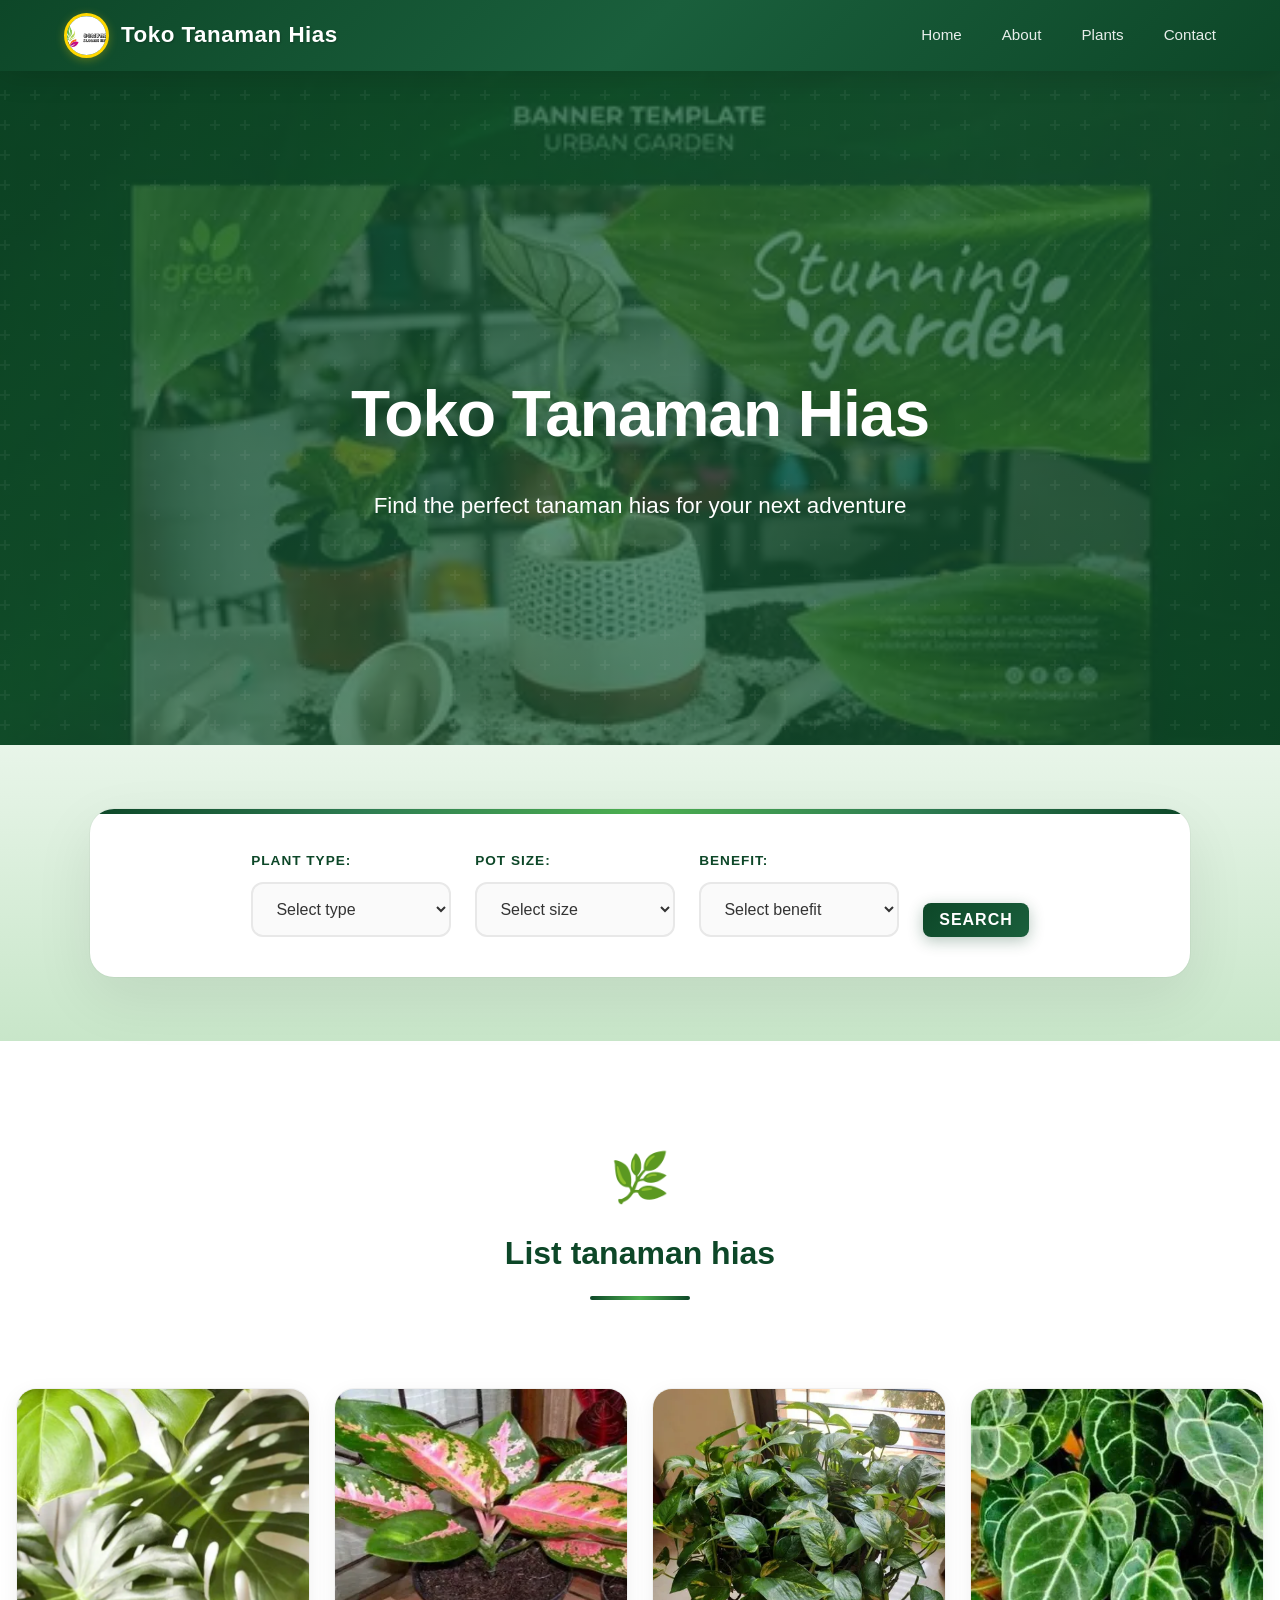
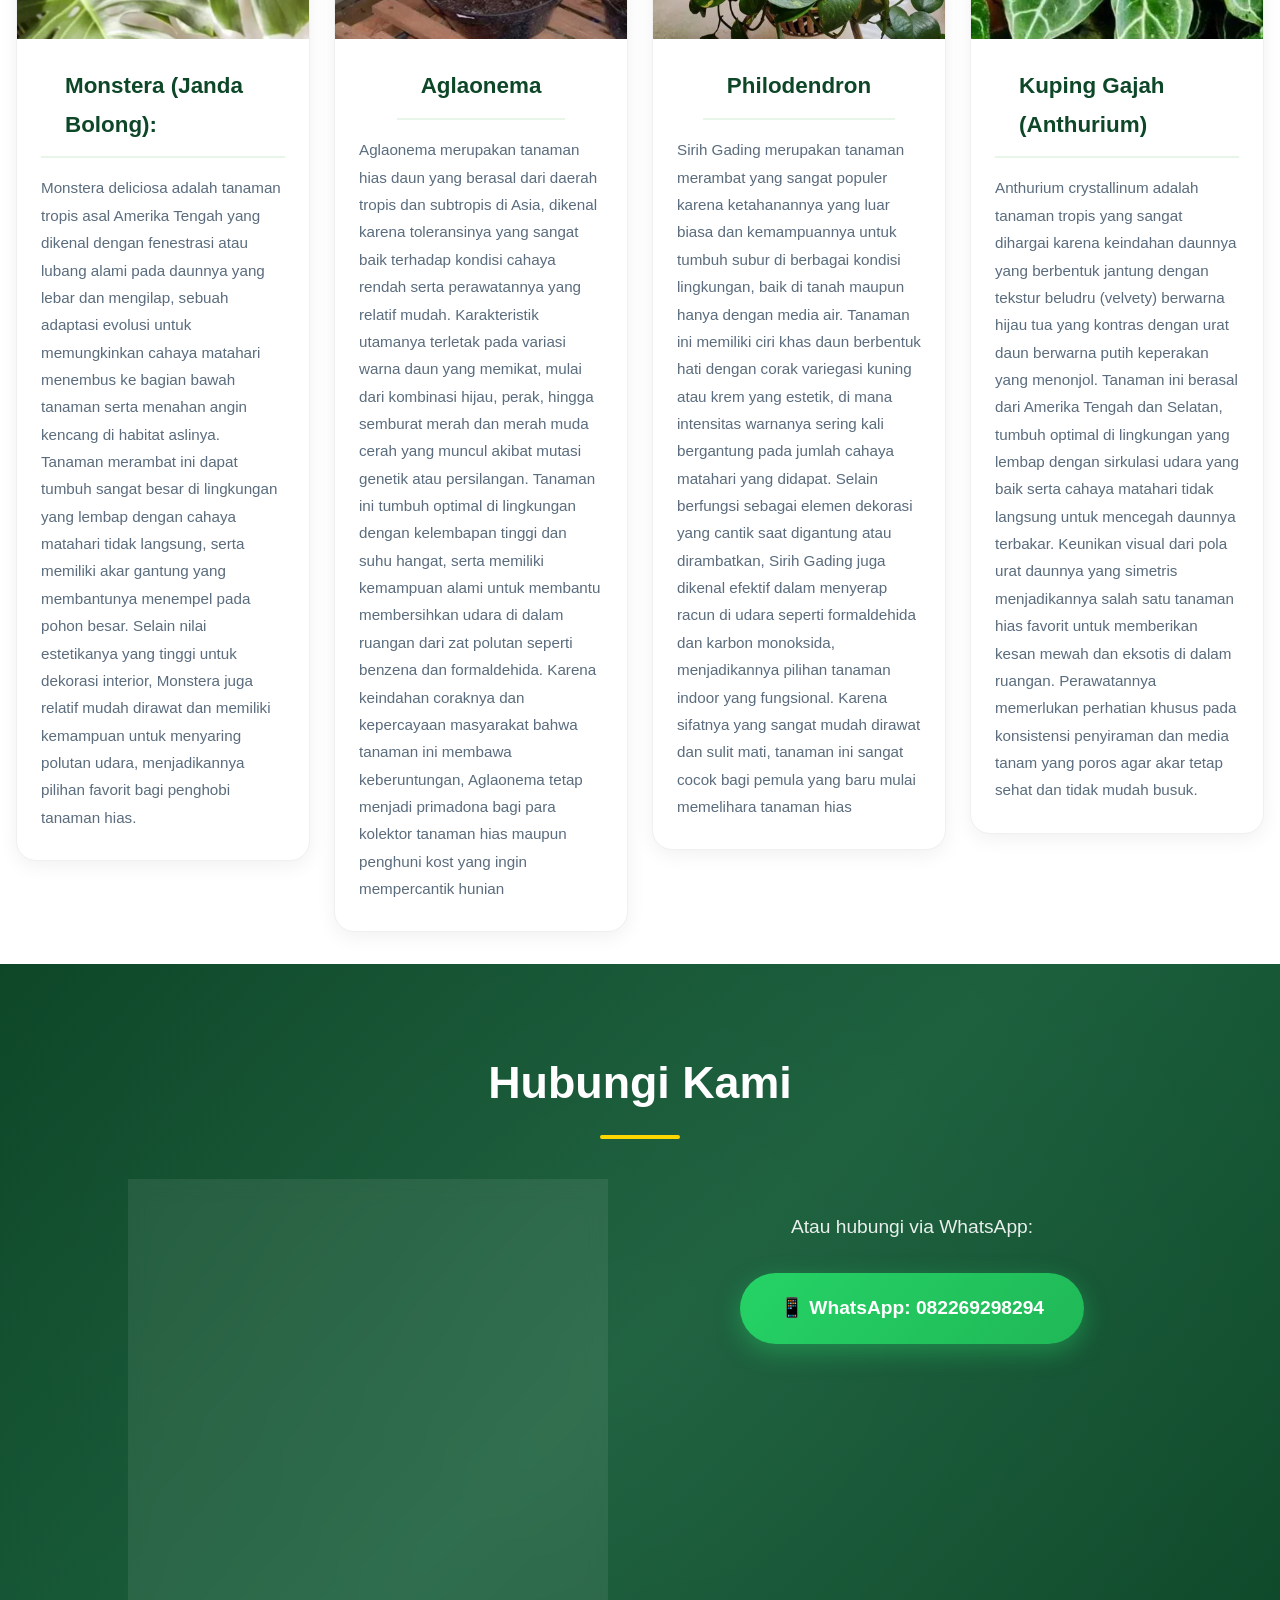
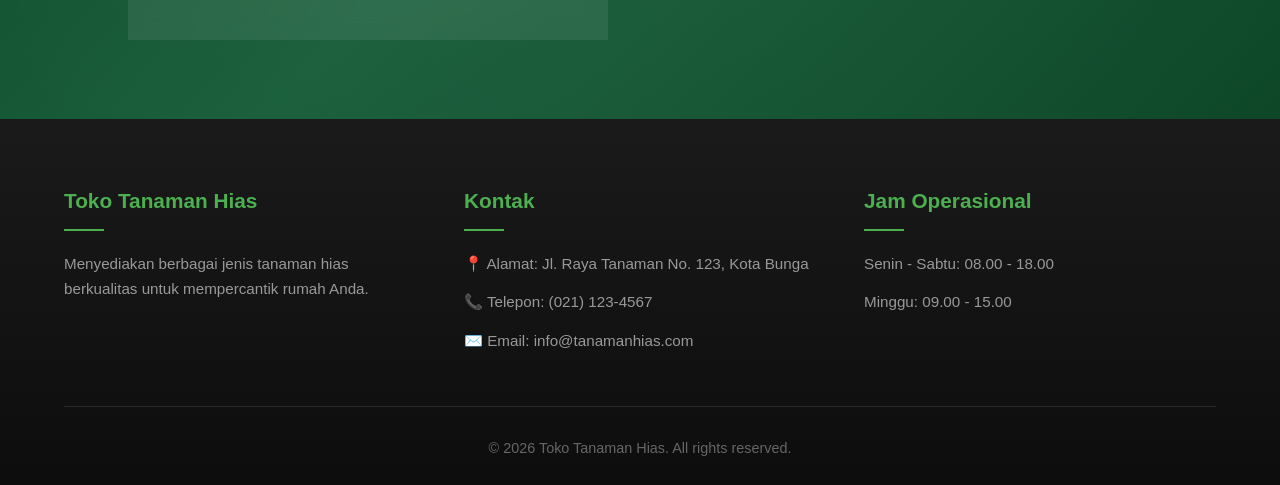
<file: car/index.html>
<!DOCTYPE html>
<html lang="en">

<head>
    <meta charset="UTF-8">
    <meta name="viewport" content="width=device-width, initial-scale=1.0">
    <title>Toko Tanaman Hias</title>
    <link rel="stylesheet" href="style.css">
</head>

<body>
    <!-- Header -->
    <header>
        <div class="logo">
            <img src="./logo tanaman hias.webp" alt="Logo">
            <span>Toko Tanaman Hias</span>
        </div>
        <nav>
            <a href="#">Home</a>
            <a href="#">About</a>
            <a href="#">Plants</a>
            <a href="#">Contact</a>
        </nav>
    </header>

    <!-- Hero Section -->
    <div class="hero">
        <img src="./benner.webp" alt="Banner" class="hero-banner">
        <div class="hero-content">
            <h1>Toko Tanaman Hias</h1>
            <p>Find the perfect tanaman hias for your next adventure</p>
        </div>
    </div>

    <!-- Search Form -->
    <div id="search">
        <div class="form-container">
            <div class="form-group">
                <label for="pickup">Plant Type:</label>
                <select id="pickup" name="pickup">
                    <option value="">Select type</option>
                    <option value="location1">indoor</option>
                    <option value="location2">outdoor</option>
                </select>
            </div>
            <div class="form-group">
                <label for="pickup-date">Pot Size:</label>
                <select id="pickup-date" name="pickup-date">
                    <option value="">Select size</option>
                    <option value="small">Small</option>
                    <option value="medium">Medium</option>
                    <option value="large">Large</option>
                </select>
            </div>
            <div class="form-group">
                <label for="return-date">Benefit:</label>
                <select id="return-date" name="return-date">
                    <option value="">Select benefit</option>
                    <option value="air-purifier">Air Purifier</option>
                    <option value="stress-relief">Stress Relief</option>
                    <option value="aesthetic-only">Aesthetic Only</option>
                </select>
            </div>
            <button type="submit">Search</button>
        </div>
    </div>
    </div>

    <div class="car-list">
        <h2>List tanaman hias</h2>
        <div class="car-item">
            <img src="./Monstera (Janda Bolong).webp">
            <h3>Monstera (Janda Bolong):</h3>
            <p>Monstera deliciosa adalah tanaman tropis asal Amerika Tengah yang dikenal dengan fenestrasi atau lubang alami pada daunnya yang lebar dan mengilap, sebuah adaptasi evolusi untuk memungkinkan cahaya matahari menembus ke bagian bawah tanaman serta menahan angin kencang di habitat aslinya. Tanaman merambat ini dapat tumbuh sangat besar di lingkungan yang lembap dengan cahaya matahari tidak langsung, serta memiliki akar gantung yang membantunya menempel pada pohon besar. Selain nilai estetikanya yang tinggi untuk dekorasi interior, Monstera juga relatif mudah dirawat dan memiliki kemampuan untuk menyaring polutan udara, menjadikannya pilihan favorit bagi penghobi tanaman hias.</p>
        </div>
        <div class="car-item">
            <img src="./Aglaonema.webp">
            <h3>Aglaonema</h3>
            <p>Aglaonema merupakan tanaman hias daun yang berasal dari daerah tropis dan subtropis di Asia, dikenal karena toleransinya yang sangat baik terhadap kondisi cahaya rendah serta perawatannya yang relatif mudah. Karakteristik utamanya terletak pada variasi warna daun yang memikat, mulai dari kombinasi hijau, perak, hingga semburat merah dan merah muda cerah yang muncul akibat mutasi genetik atau persilangan. Tanaman ini tumbuh optimal di lingkungan dengan kelembapan tinggi dan suhu hangat, serta memiliki kemampuan alami untuk membantu membersihkan udara di dalam ruangan dari zat polutan seperti benzena dan formaldehida. Karena keindahan coraknya dan kepercayaan masyarakat bahwa tanaman ini membawa keberuntungan, Aglaonema tetap menjadi primadona bagi para kolektor tanaman hias maupun penghuni kost yang ingin mempercantik hunian</p>
        </div>
        <div class="car-item">
            <img src="./Philodendron.webp">
            <h3>Philodendron</h3>
            <p>Sirih Gading merupakan tanaman merambat yang sangat populer karena ketahanannya yang luar biasa dan kemampuannya untuk tumbuh subur di berbagai kondisi lingkungan, baik di tanah maupun hanya dengan media air. Tanaman ini memiliki ciri khas daun berbentuk hati dengan corak variegasi kuning atau krem yang estetik, di mana intensitas warnanya sering kali bergantung pada jumlah cahaya matahari yang didapat. Selain berfungsi sebagai elemen dekorasi yang cantik saat digantung atau dirambatkan, Sirih Gading juga dikenal efektif dalam menyerap racun di udara seperti formaldehida dan karbon monoksida, menjadikannya pilihan tanaman indoor yang fungsional. Karena sifatnya yang sangat mudah dirawat dan sulit mati, tanaman ini sangat cocok bagi pemula yang baru mulai memelihara tanaman hias</p>
        </div>
        <div class="car-item">
            <img src="./Kuping Gajah (Anthurium).webp">
            <h3>Kuping Gajah (Anthurium)</h3>
            <p>Anthurium crystallinum adalah tanaman tropis yang sangat dihargai karena keindahan daunnya yang berbentuk jantung dengan tekstur beludru (velvety) berwarna hijau tua yang kontras dengan urat daun berwarna putih keperakan yang menonjol. Tanaman ini berasal dari Amerika Tengah dan Selatan, tumbuh optimal di lingkungan yang lembap dengan sirkulasi udara yang baik serta cahaya matahari tidak langsung untuk mencegah daunnya terbakar. Keunikan visual dari pola urat daunnya yang simetris menjadikannya salah satu tanaman hias favorit untuk memberikan kesan mewah dan eksotis di dalam ruangan. Perawatannya memerlukan perhatian khusus pada konsistensi penyiraman dan media tanam yang poros agar akar tetap sehat dan tidak mudah busuk.</p>
        </div>
    </div>
    <div class="contact-section">
        <h2>Hubungi Kami</h2>
        <div class="contact-container">
            <form class="contact-form">
                <input type="text" placeholder="Nama Anda" required>
                <input type="email" placeholder="Email Anda" required>
                <textarea placeholder="Pesan Anda" rows="5" required></textarea>
                <button type="submit">Kirim Pesan</button>
            </form>
            <div class="whatsapp-section">
                <p>Atau hubungi via WhatsApp:</p>
                <a href="https://wa.me/6281234567890" class="whatsapp-btn" target="_blank">
                    📱 WhatsApp: 082269298294
                </a>
            </div>
        </div>
    </div>

    <!-- Footer -->
    <footer>
        <div class="footer-content">
            <div class="footer-section">
                <h3>Toko Tanaman Hias</h3>
                <p>Menyediakan berbagai jenis tanaman hias berkualitas untuk mempercantik rumah Anda.</p>
            </div>
            <div class="footer-section">
                <h3>Kontak</h3>
                <p>📍 Alamat: Jl. Raya Tanaman No. 123, Kota Bunga</p>
                <p>📞 Telepon: (021) 123-4567</p>
                <p>✉️ Email: info@tanamanhias.com</p>
            </div>
            <div class="footer-section">
                <h3>Jam Operasional</h3>
                <p>Senin - Sabtu: 08.00 - 18.00</p>
                <p>Minggu: 09.00 - 15.00</p>
            </div>
        </div>
        <div class="footer-bottom">
            <p>&copy; 2026 Toko Tanaman Hias. All rights reserved.</p>
        </div>
    </footer>
</body>

</html>
</file>
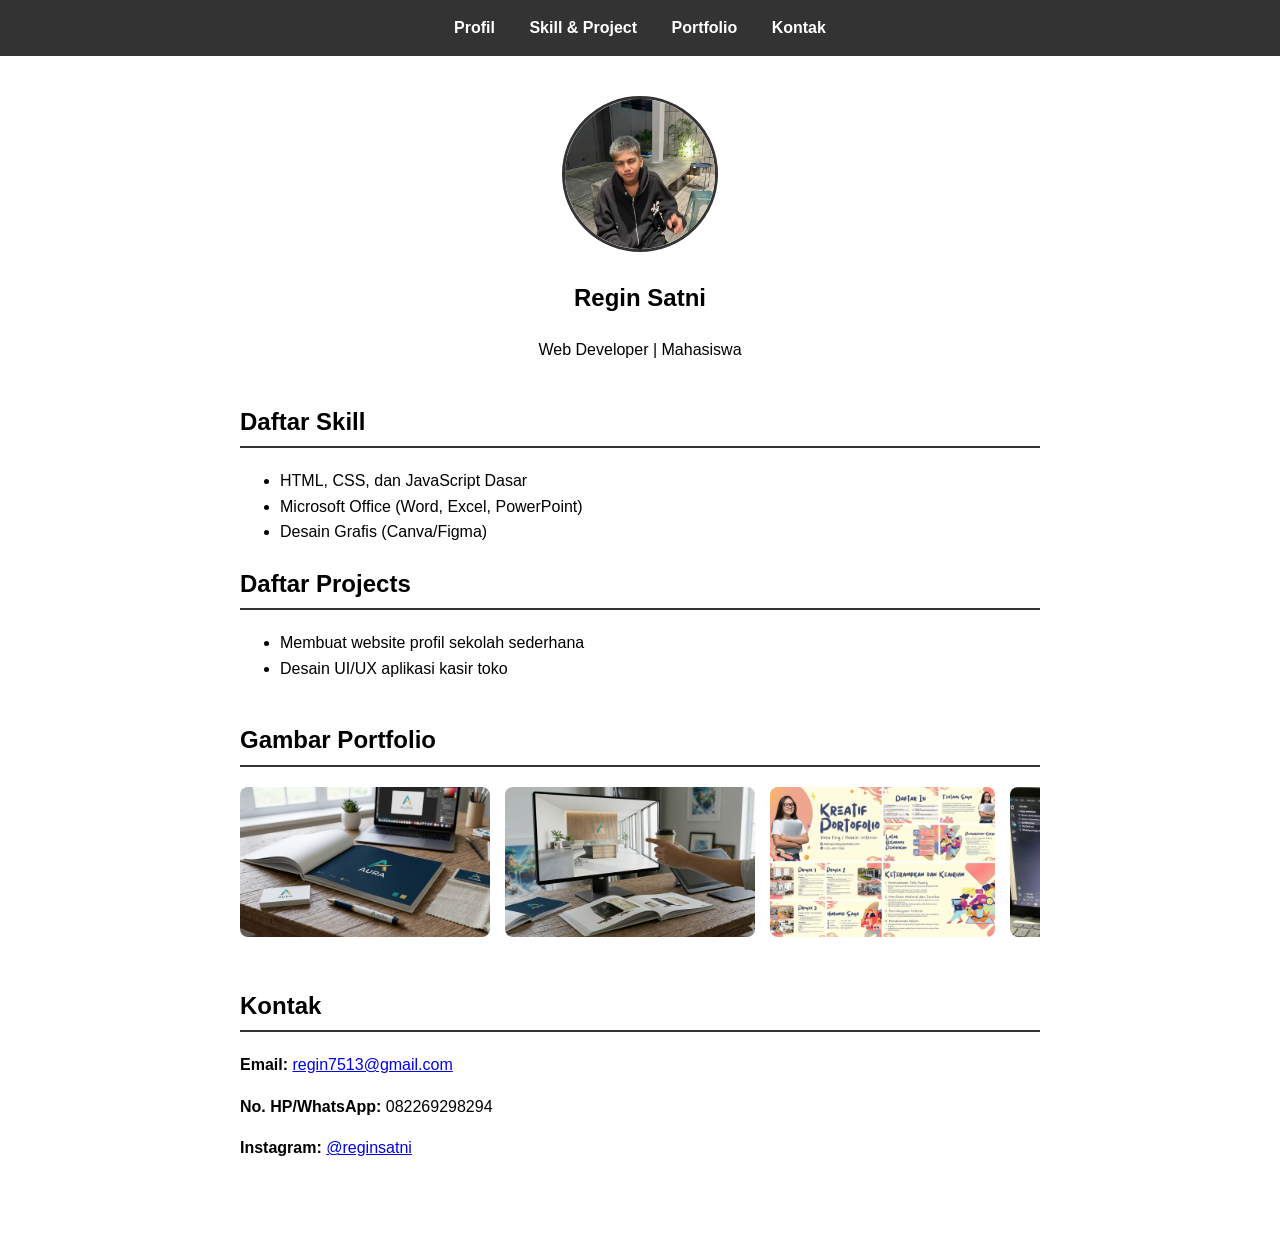
<file: portfolio.html>
<!DOCTYPE html>
<html lang="id">
<head>
    <meta charset="UTF-8">
    <meta name="viewport" content="width=device-width, initial-scale=1.0">
    <title>Portfolio Web</title>
    <style>
        body {
            font-family: Arial, sans-serif;
            margin: 0;
            padding: 0;
            line-height: 1.6;
        }
        /* Header Nav */
        header {
            background-color: #333;
            padding: 15px;
            text-align: center;
        }
        header nav a {
            color: white;
            text-decoration: none;
            margin: 0 15px;
            font-weight: bold;
        }
        header nav a:hover {
            color: #4CAF50;
        }
        /* Container utama */
        .container {
            max-width: 800px;
            margin: 20px auto;
            padding: 20px;
        }
        /* Foto Profile & Nama */
        .profile {
            text-align: center;
            margin-bottom: 40px;
        }
        .profile img {
            width: 150px;
            height: 150px;
            border-radius: 50%;
            object-fit: cover;
            border: 3px solid #333;
        }
        /* Bagian Section umum */
        section {
            margin-bottom: 40px;
        }
        h2 {
            border-bottom: 2px solid #333;
            padding-bottom: 5px;
        }
        /* Gambar Portfolio Horizontal */
        .portfolio-gallery {
            display: flex;
            flex-direction: row; /* Membuatnya berjejer horizontal */
            gap: 15px;
            overflow-x: auto; /* Bisa digeser/scroll ke samping kalau gambar banyak */
            padding-bottom: 10px;
        }
        .portfolio-gallery img {
            width: 250px;
            height: 150px;
            object-fit: cover;
            border-radius: 8px;
        }
    </style>
</head>
<body>

    <!-- 1. Header nav -->
    <header>
        <nav>
            <a href="#profil">Profil</a>
            <a href="#skill-project">Skill & Project</a>
            <a href="#portfolio">Portfolio</a>
            <a href="#kontak">Kontak</a>
        </nav>
    </header>

    <div class="container">
        <!-- 2. Foto profile & nama -->
        <section id="profil" class="profile">
            <!-- Ganti src di bawah dengan link/nama file fotomu -->
            <img src="./WhatsApp Image 2026-04-29 at 04.15.09.jpeg" alt="Foto Profil">
            <h1>Regin Satni</h1>
            <p>Web Developer | Mahasiswa</p>
        </section>

        <!-- 3. Daftar skill dan projects -->
        <section id="skill-project">
            <h2>Daftar Skill</h2>
            <ul>
                <li>HTML, CSS, dan JavaScript Dasar</li>
                <li>Microsoft Office (Word, Excel, PowerPoint)</li>
                <li>Desain Grafis (Canva/Figma)</li>
            </ul>

            <h2>Daftar Projects</h2>
            <ul>
                <li>Membuat website profil sekolah sederhana</li>
                <li>Desain UI/UX aplikasi kasir toko</li>
            </ul>
        </section>

        <!-- 4. Gambar portfolio (horizontal) -->
        <section id="portfolio">
            <h2>Gambar Portfolio</h2>
            <div class="portfolio-gallery">
                <!-- Ganti src di bawah dengan gambar hasil karyamu -->
                <img src="./Gemini_Generated_Image_an3m4uan3m4uan3m.png" alt="Project 1">
                <img src="./Gemini_Generated_Image_yj60rxyj60rxyj60.png1111111111.png" alt="Project 2">
                <img src="./1234.jpeg" alt="Project 3">
                <img src="./5678.jpeg" alt="Project 4">
            </div>
        </section>

        <!-- 5. Kontak -->
        <section id="kontak">
            <h2>Kontak</h2>
            <p><strong>Email:</strong> <a href="email">regin7513@gmail.com</a></p>
            <p><strong>No. HP/WhatsApp:</strong> 082269298294</p>
            <p><strong>Instagram:</strong> <a href="#">@reginsatni</a></p>
        </section>
    </div>

</body>
</html>
</file>
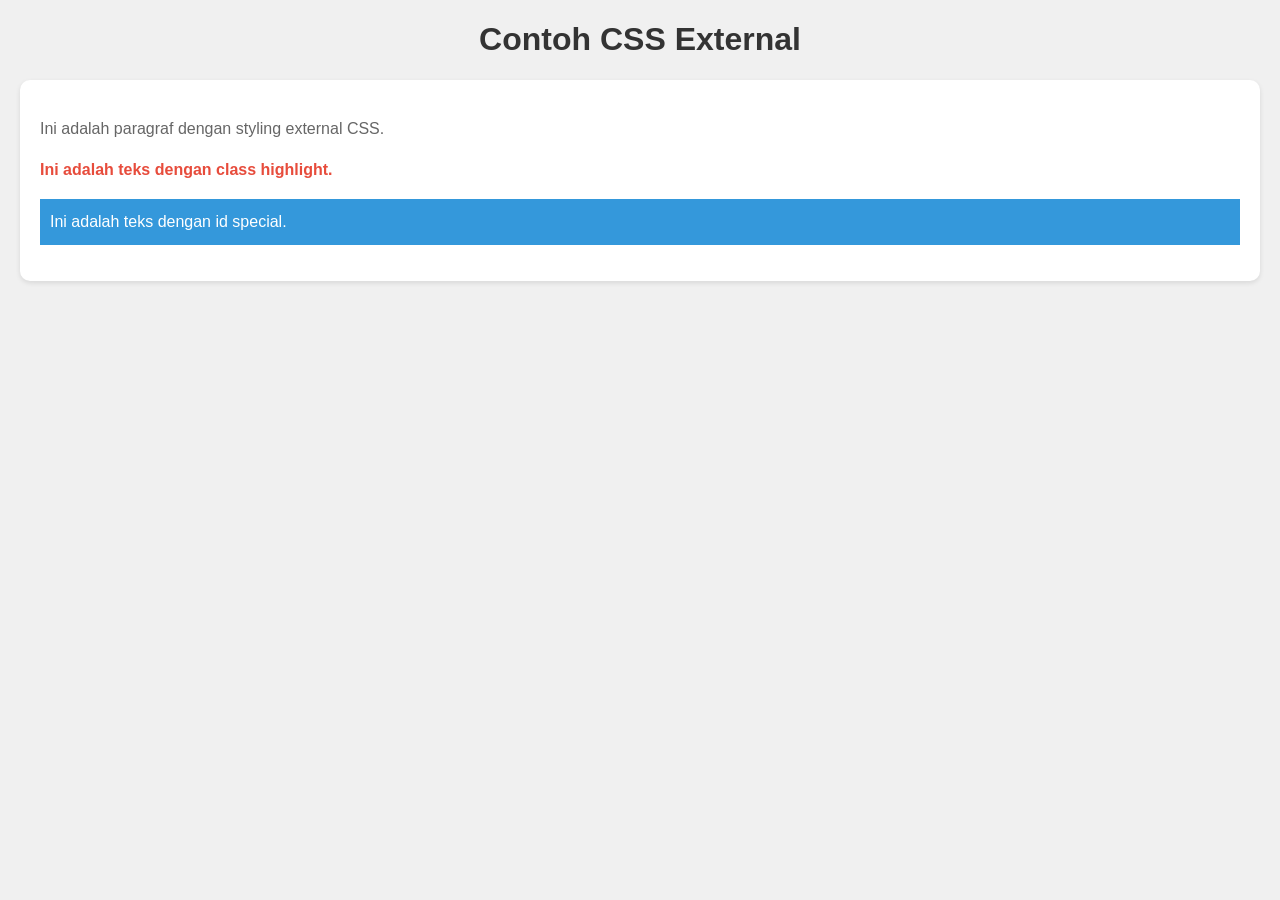
<file: templates/02-css-external.html>
<!DOCTYPE html>
<html lang="id">
<head>
    <meta charset="UTF-8">
    <meta name="viewport" content="width=device-width, initial-scale=1.0">
    <title>Template 2 - CSS External</title>
    <link rel="stylesheet" href="style-external.css">
</head>
<body>
    <h1>Contoh CSS External</h1>
    
    <div class="container">
        <p>Ini adalah paragraf dengan styling external CSS.</p>
        <p class="highlight">Ini adalah teks dengan class highlight.</p>
        <p id="special">Ini adalah teks dengan id special.</p>
    </div>
</body>
</html>
</file>
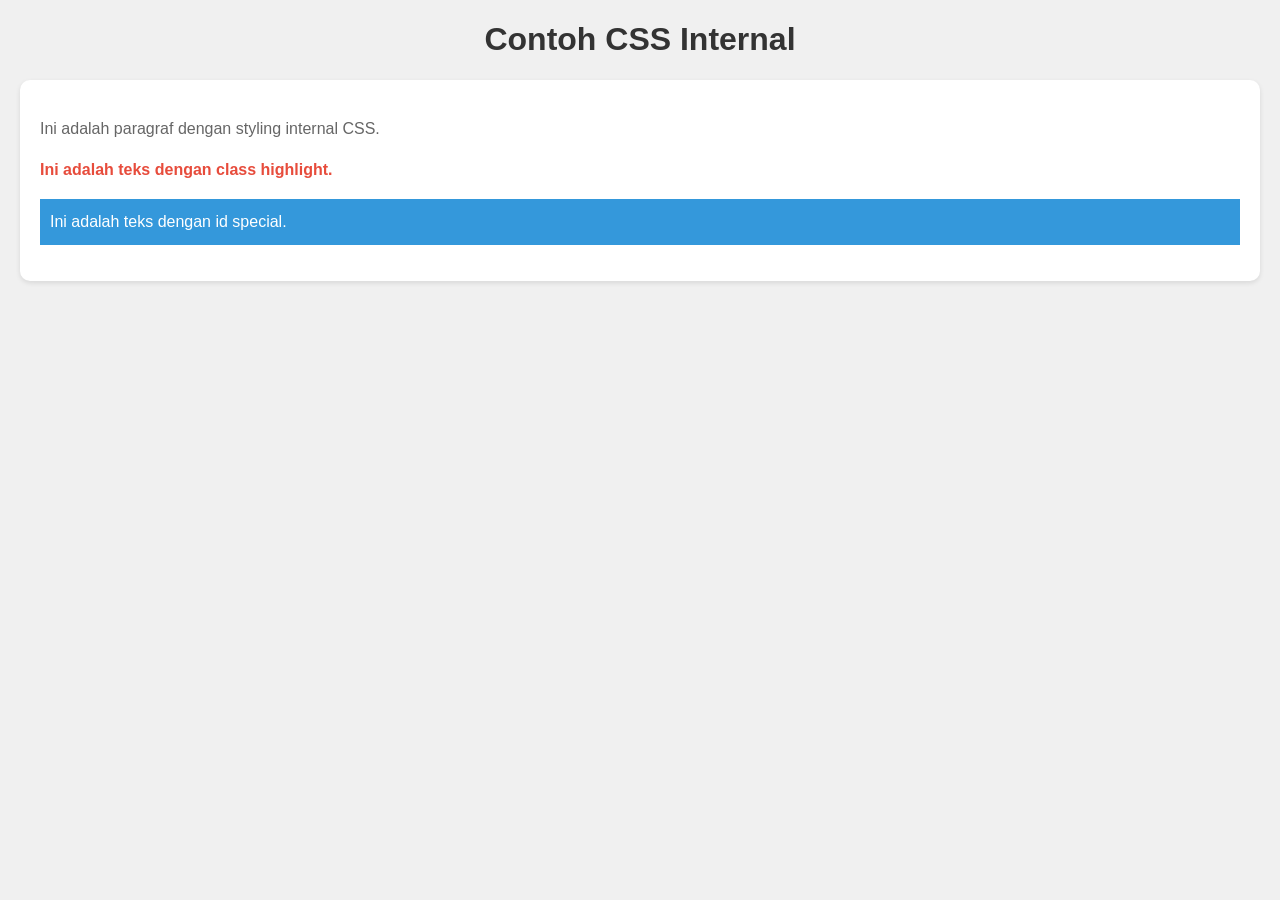
<file: templates/02-css-internal.html>
<!DOCTYPE html>
<html lang="id">
<head>
    <meta charset="UTF-8">
    <meta name="viewport" content="width=device-width, initial-scale=1.0">
    <title>Template 2 - CSS Internal</title>
    <style>
        /* CSS Internal Style */
        body {
            background-color: #f0f0f0;
            font-family: Arial, sans-serif;
            margin: 20px;
        }
        
        h1 {
            color: #333;
            text-align: center;
        }
        
        .container {
            background-color: white;
            padding: 20px;
            border-radius: 10px;
            box-shadow: 0 2px 5px rgba(0,0,0,0.1);
        }
        
        p {
            color: #666;
            line-height: 1.6;
        }
        
        .highlight {
            color: #e74c3c;
            font-weight: bold;
        }
        
        #special {
            background-color: #3498db;
            color: white;
            padding: 10px;
        }
    </style>
</head>
<body>
    <h1>Contoh CSS Internal</h1>
    
    <div class="container">
        <p>Ini adalah paragraf dengan styling internal CSS.</p>
        <p class="highlight">Ini adalah teks dengan class highlight.</p>
        <p id="special">Ini adalah teks dengan id special.</p>
    </div>
</body>
</html>
</file>
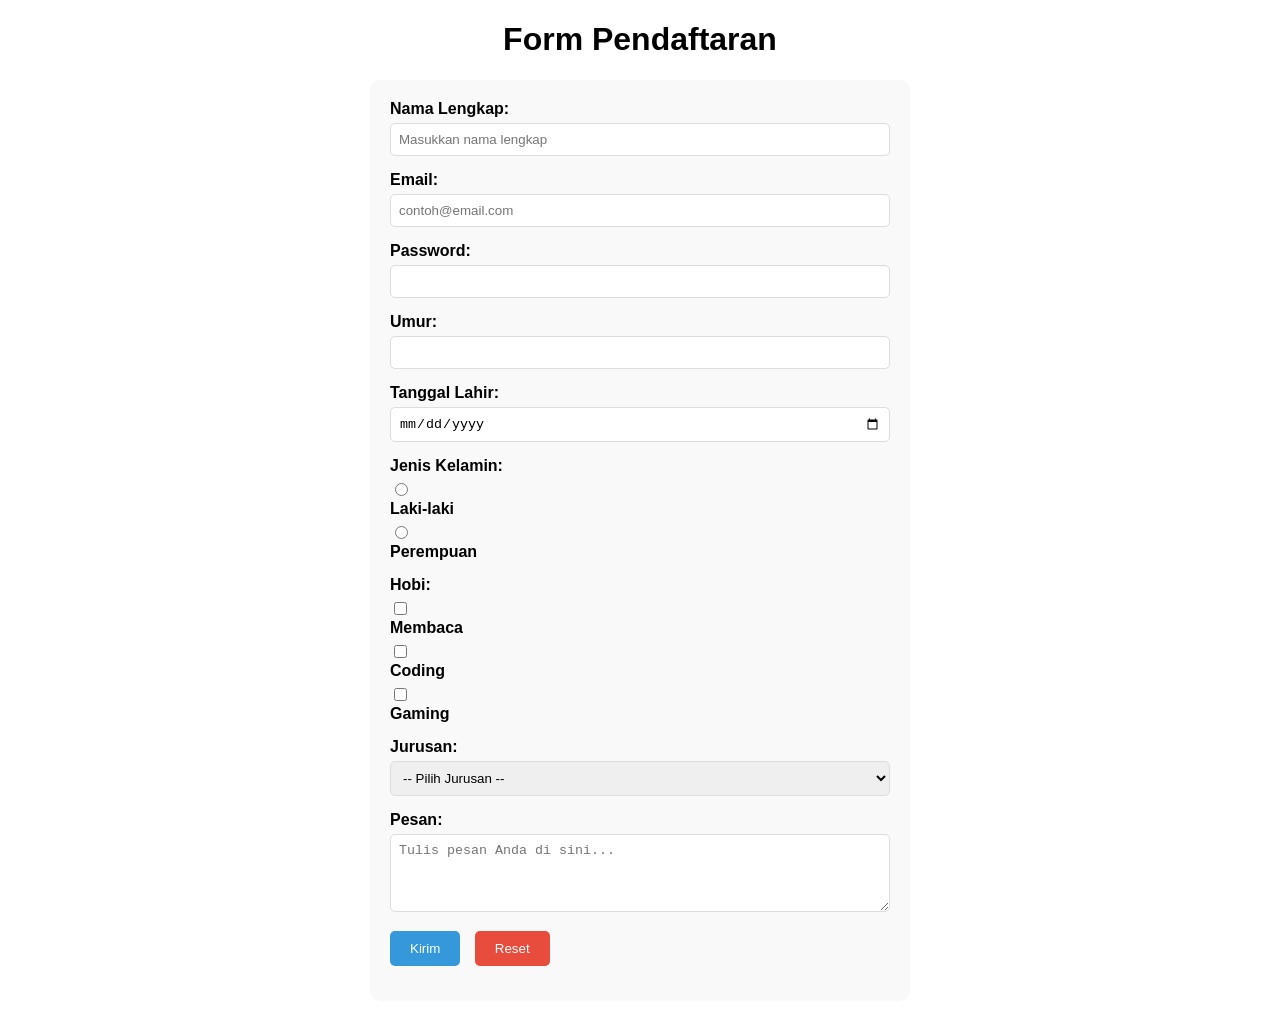
<file: templates/03-form.html>
<!DOCTYPE html>
<html lang="id">
<head>
    <meta charset="UTF-8">
    <meta name="viewport" content="width=device-width, initial-scale=1.0">
    <title>Template 3 - Form</title>
    <style>
        body {
            font-family: Arial, sans-serif;
            margin: 20px;
        }
        form {
            max-width: 500px;
            margin: 0 auto;
            background-color: #f9f9f9;
            padding: 20px;
            border-radius: 10px;
        }
        .form-group {
            margin-bottom: 15px;
        }
        label {
            display: block;
            margin-bottom: 5px;
            font-weight: bold;
        }
        input[type="text"],
        input[type="email"],
        input[type="password"],
        input[type="number"],
        input[type="date"],
        select,
        textarea {
            width: 100%;
            padding: 8px;
            border: 1px solid #ddd;
            border-radius: 5px;
            box-sizing: border-box;
        }
        input[type="submit"],
        input[type="reset"] {
            padding: 10px 20px;
            margin-right: 10px;
            background-color: #3498db;
            color: white;
            border: none;
            border-radius: 5px;
            cursor: pointer;
        }
        input[type="reset"] {
            background-color: #e74c3c;
        }
    </style>
</head>
<body>
    <h1 style="text-align: center;">Form Pendaftaran</h1>
    
    <form action="/submit" method="post">
        <!-- Text Input -->
        <div class="form-group">
            <label for="nama">Nama Lengkap:</label>
            <input type="text" id="nama" name="nama" placeholder="Masukkan nama lengkap" required>
        </div>
        
        <!-- Email Input -->
        <div class="form-group">
            <label for="email">Email:</label>
            <input type="email" id="email" name="email" placeholder="contoh@email.com" required>
        </div>
        
        <!-- Password Input -->
        <div class="form-group">
            <label for="password">Password:</label>
            <input type="password" id="password" name="password" required>
        </div>
        
        <!-- Number Input -->
        <div class="form-group">
            <label for="umur">Umur:</label>
            <input type="number" id="umur" name="umur" min="1" max="100">
        </div>
        
        <!-- Date Input -->
        <div class="form-group">
            <label for="tanggal">Tanggal Lahir:</label>
            <input type="date" id="tanggal" name="tanggal">
        </div>
        
        <!-- Radio Button -->
        <div class="form-group">
            <label>Jenis Kelamin:</label>
            <input type="radio" id="laki" name="gender" value="laki" required>
            <label for="laki">Laki-laki</label>
            <input type="radio" id="perempuan" name="gender" value="perempuan">
            <label for="perempuan">Perempuan</label>
        </div>
        
        <!-- Checkbox -->
        <div class="form-group">
            <label>Hobi:</label>
            <input type="checkbox" id="membaca" name="hobi" value="membaca">
            <label for="membaca">Membaca</label>
            <input type="checkbox" id="coding" name="hobi" value="coding">
            <label for="coding">Coding</label>
            <input type="checkbox" id="gaming" name="hobi" value="gaming">
            <label for="gaming">Gaming</label>
        </div>
        
        <!-- Select Dropdown -->
        <div class="form-group">
            <label for="jurusan">Jurusan:</label>
            <select id="jurusan" name="jurusan" required>
                <option value="">-- Pilih Jurusan --</option>
                <option value="informatika">Informatika</option>
                <option value="sipil">Teknik Sipil</option>
                <option value="elektro">Teknik Elektro</option>
                <option value="mesin">Teknik Mesin</option>
            </select>
        </div>
        
        <!-- Textarea -->
        <div class="form-group">
            <label for="pesan">Pesan:</label>
            <textarea id="pesan" name="pesan" rows="4" cols="50" placeholder="Tulis pesan Anda di sini..."></textarea>
        </div>
        
        <!-- Submit and Reset Buttons -->
        <div class="form-group">
            <input type="submit" value="Kirim">
            <input type="reset" value="Reset">
        </div>
    </form>
</body>
</html>
</file>
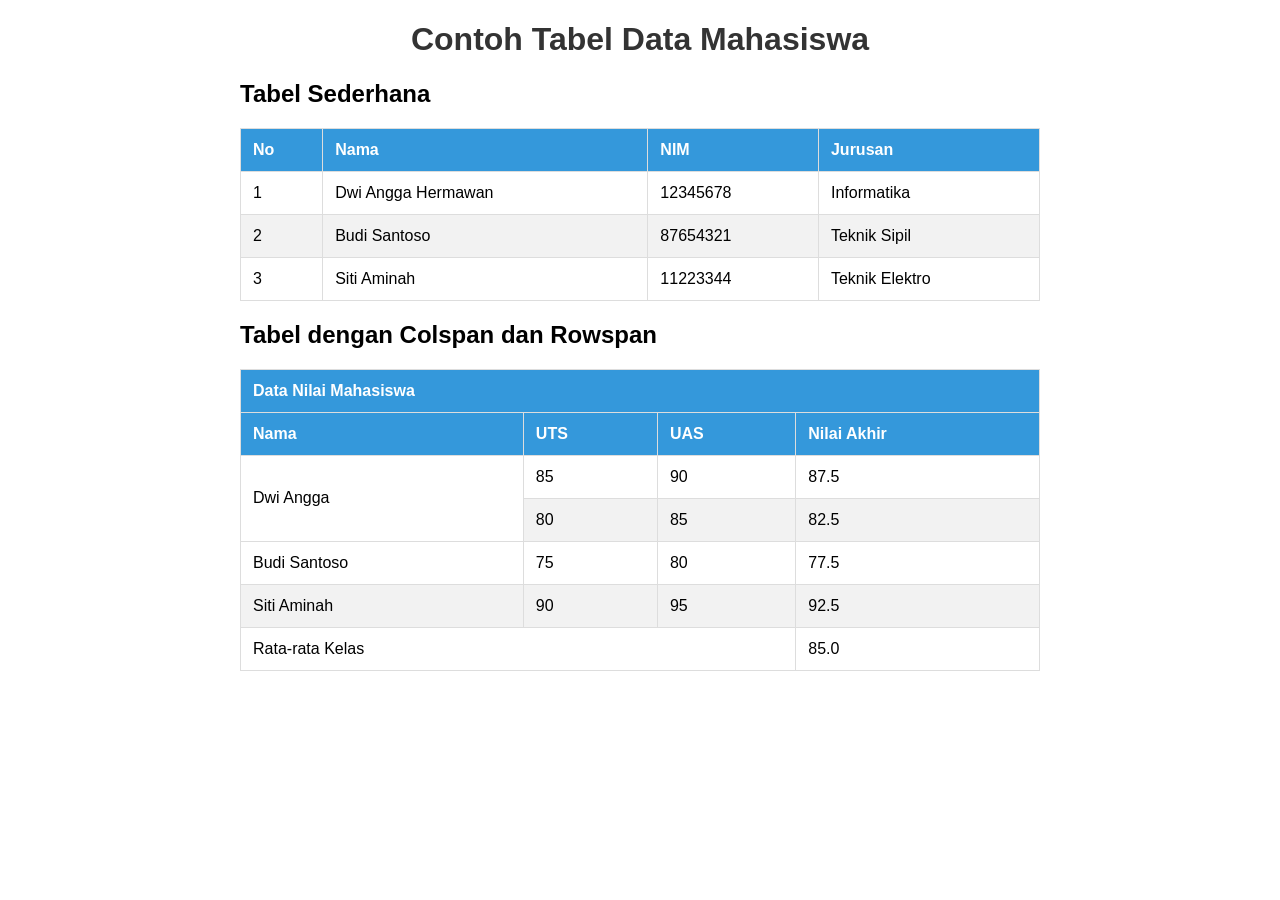
<file: templates/04-table.html>
<!DOCTYPE html>
<html lang="id">
<head>
    <meta charset="UTF-8">
    <meta name="viewport" content="width=device-width, initial-scale=1.0">
    <title>Template 4 - Table</title>
    <style>
        body {
            font-family: Arial, sans-serif;
            margin: 20px;
        }
        h1 {
            text-align: center;
            color: #333;
        }
        table {
            width: 100%;
            border-collapse: collapse;
            margin: 20px 0;
            background-color: white;
        }
        th, td {
            border: 1px solid #ddd;
            padding: 12px;
            text-align: left;
        }
        th {
            background-color: #3498db;
            color: white;
            font-weight: bold;
        }
        tr:nth-child(even) {
            background-color: #f2f2f2;
        }
        tr:hover {
            background-color: #e8f4f8;
        }
        .container {
            max-width: 800px;
            margin: 0 auto;
        }
    </style>
</head>
<body>
    <div class="container">
        <h1>Contoh Tabel Data Mahasiswa</h1>
        
        <!-- Tabel Sederhana -->
        <h2>Tabel Sederhana</h2>
        <table border="1" cellpadding="8" cellspacing="0">
            <thead>
                <tr>
                    <th>No</th>
                    <th>Nama</th>
                    <th>NIM</th>
                    <th>Jurusan</th>
                </tr>
            </thead>
            <tbody>
                <tr>
                    <td>1</td>
                    <td>Dwi Angga Hermawan</td>
                    <td>12345678</td>
                    <td>Informatika</td>
                </tr>
                <tr>
                    <td>2</td>
                    <td>Budi Santoso</td>
                    <td>87654321</td>
                    <td>Teknik Sipil</td>
                </tr>
                <tr>
                    <td>3</td>
                    <td>Siti Aminah</td>
                    <td>11223344</td>
                    <td>Teknik Elektro</td>
                </tr>
            </tbody>
        </table>
        
        <!-- Tabel dengan Colspan dan Rowspan -->
        <h2>Tabel dengan Colspan dan Rowspan</h2>
        <table border="1" cellpadding="8" cellspacing="0">
            <thead>
                <tr>
                    <th colspan="4">Data Nilai Mahasiswa</th>
                </tr>
                <tr>
                    <th>Nama</th>
                    <th>UTS</th>
                    <th>UAS</th>
                    <th>Nilai Akhir</th>
                </tr>
            </thead>
            <tbody>
                <tr>
                    <td rowspan="2">Dwi Angga</td>
                    <td>85</td>
                    <td>90</td>
                    <td>87.5</td>
                </tr>
                <tr>
                    <td>80</td>
                    <td>85</td>
                    <td>82.5</td>
                </tr>
                <tr>
                    <td>Budi Santoso</td>
                    <td>75</td>
                    <td>80</td>
                    <td>77.5</td>
                </tr>
                <tr>
                    <td>Siti Aminah</td>
                    <td>90</td>
                    <td>95</td>
                    <td>92.5</td>
                </tr>
            </tbody>
            <tfoot>
                <tr>
                    <td colspan="3">Rata-rata Kelas</td>
                    <td>85.0</td>
                </tr>
            </tfoot>
        </table>
    </div>
</body>
</html>
</file>
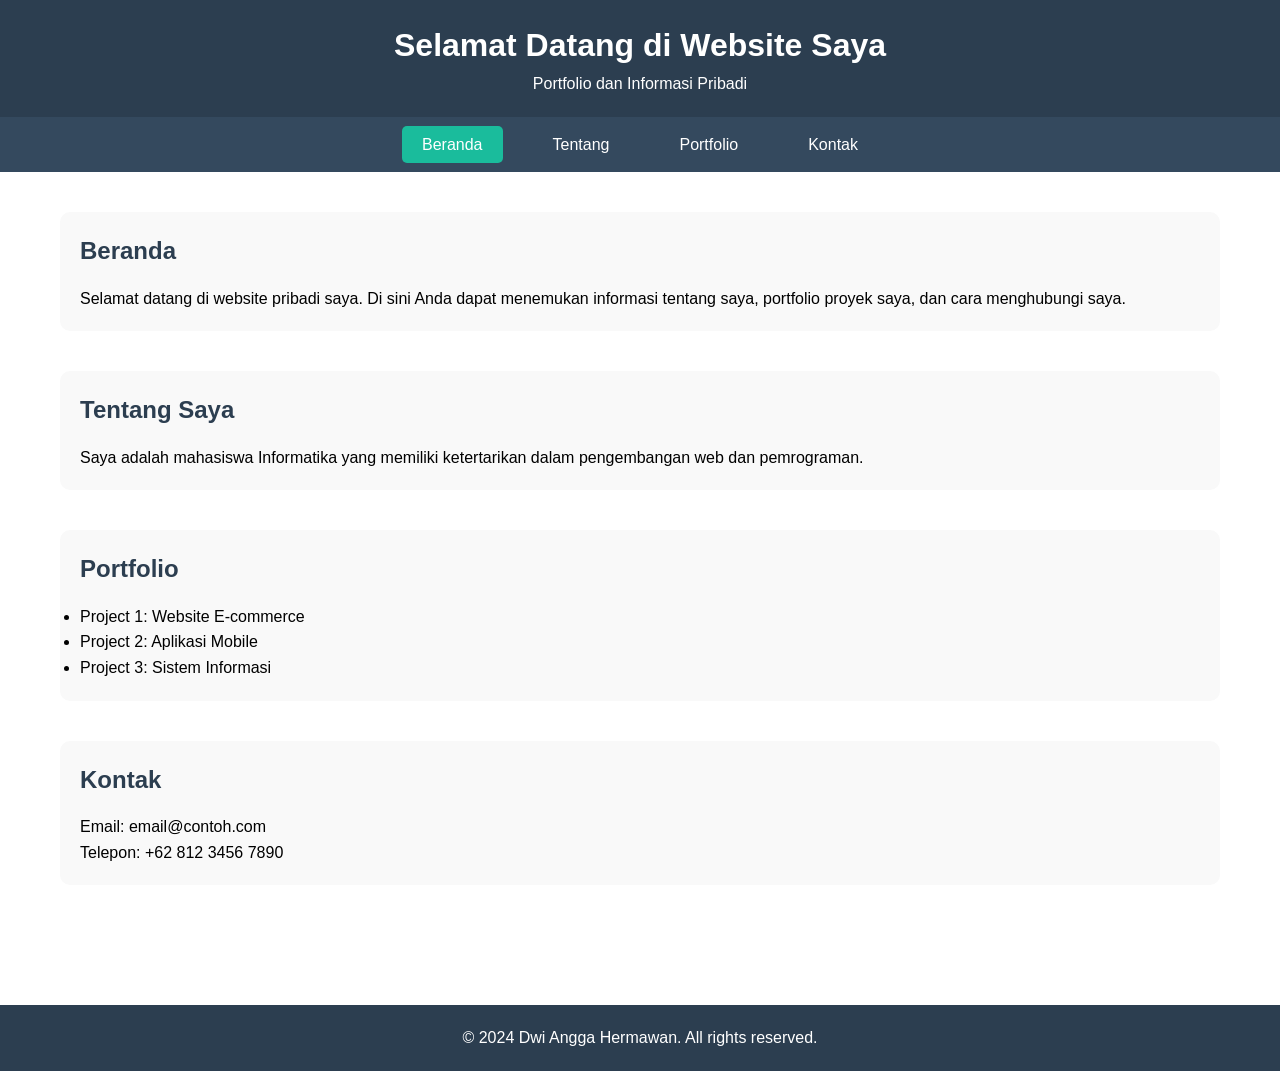
<file: templates/05-navigation.html>
<!DOCTYPE html>
<html lang="id">
<head>
    <meta charset="UTF-8">
    <meta name="viewport" content="width=device-width, initial-scale=1.0">
    <title>Template 5 - Navigation</title>
    <style>
        * {
            margin: 0;
            padding: 0;
            box-sizing: border-box;
        }
        
        body {
            font-family: Arial, sans-serif;
            line-height: 1.6;
        }
        
        /* Header Styles */
        header {
            background-color: #2c3e50;
            color: white;
            padding: 20px 0;
            text-align: center;
        }
        
        header h1 {
            margin: 0;
        }
        
        /* Navigation Styles */
        nav {
            background-color: #34495e;
            padding: 15px 0;
        }
        
        nav ul {
            list-style: none;
            display: flex;
            justify-content: center;
            gap: 30px;
        }
        
        nav ul li a {
            color: white;
            text-decoration: none;
            padding: 10px 20px;
            border-radius: 5px;
            transition: background-color 0.3s;
        }
        
        nav ul li a:hover {
            background-color: #1abc9c;
        }
        
        nav ul li a.active {
            background-color: #1abc9c;
        }
        
        /* Main Content */
        main {
            padding: 40px 20px;
            max-width: 1200px;
            margin: 0 auto;
        }
        
        /* Section Styles */
        section {
            margin-bottom: 40px;
            padding: 20px;
            background-color: #f9f9f9;
            border-radius: 10px;
        }
        
        section h2 {
            color: #2c3e50;
            margin-bottom: 15px;
        }
        
        /* Footer Styles */
        footer {
            background-color: #2c3e50;
            color: white;
            text-align: center;
            padding: 20px 0;
            margin-top: 40px;
        }
    </style>
</head>
<body>
    <!-- Header -->
    <header>
        <h1>Selamat Datang di Website Saya</h1>
        <p>Portfolio dan Informasi Pribadi</p>
    </header>
    
    <!-- Navigation -->
    <nav>
        <ul>
            <li><a href="#home" class="active">Beranda</a></li>
            <li><a href="#about">Tentang</a></li>
            <li><a href="#portfolio">Portfolio</a></li>
            <li><a href="#contact">Kontak</a></li>
        </ul>
    </nav>
    
    <!-- Main Content -->
    <main>
        <!-- Home Section -->
        <section id="home">
            <h2>Beranda</h2>
            <p>Selamat datang di website pribadi saya. Di sini Anda dapat menemukan informasi tentang saya, portfolio proyek saya, dan cara menghubungi saya.</p>
        </section>
        
        <!-- About Section -->
        <section id="about">
            <h2>Tentang Saya</h2>
            <p>Saya adalah mahasiswa Informatika yang memiliki ketertarikan dalam pengembangan web dan pemrograman.</p>
        </section>
        
        <!-- Portfolio Section -->
        <section id="portfolio">
            <h2>Portfolio</h2>
            <ul>
                <li>Project 1: Website E-commerce</li>
                <li>Project 2: Aplikasi Mobile</li>
                <li>Project 3: Sistem Informasi</li>
            </ul>
        </section>
        
        <!-- Contact Section -->
        <section id="contact">
            <h2>Kontak</h2>
            <p>Email: email@contoh.com</p>
            <p>Telepon: +62 812 3456 7890</p>
        </section>
    </main>
    
    <!-- Footer -->
    <footer>
        <p>&copy; 2024 Dwi Angga Hermawan. All rights reserved.</p>
    </footer>
</body>
</html>
</file>
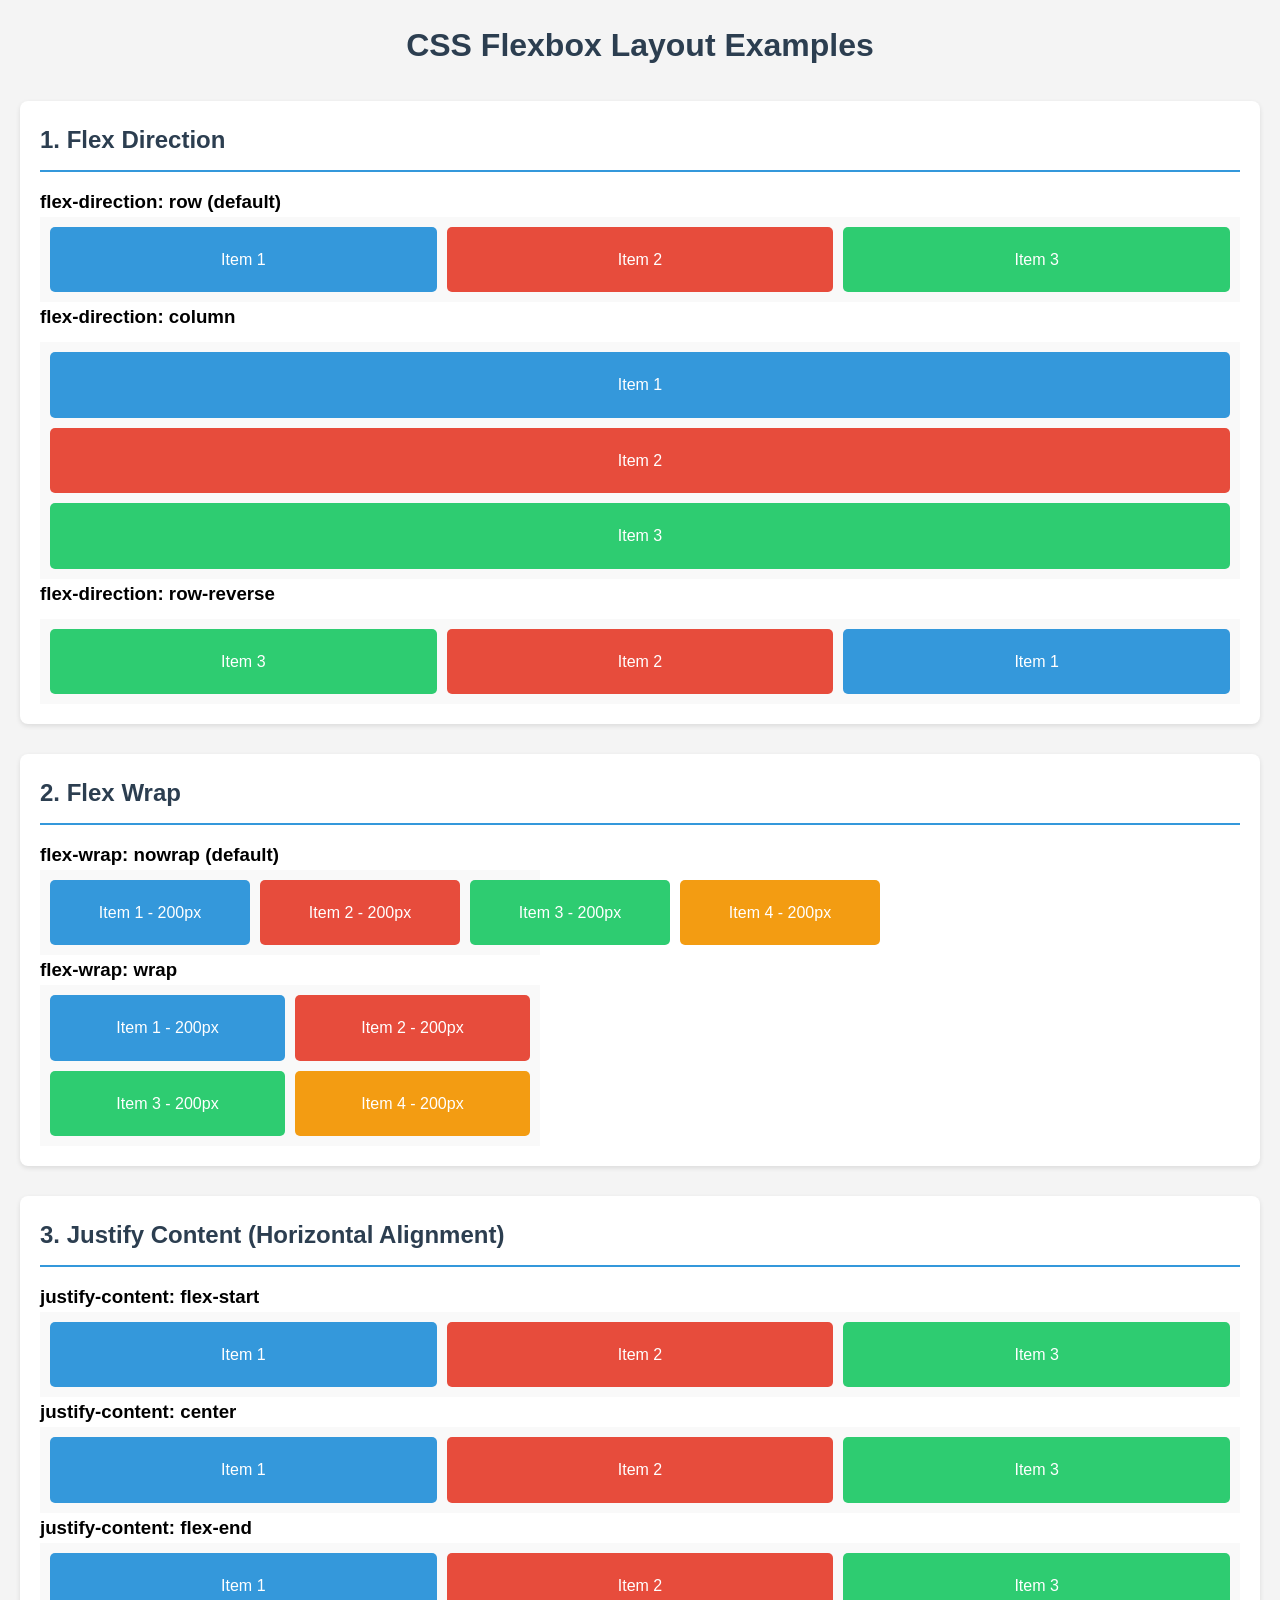
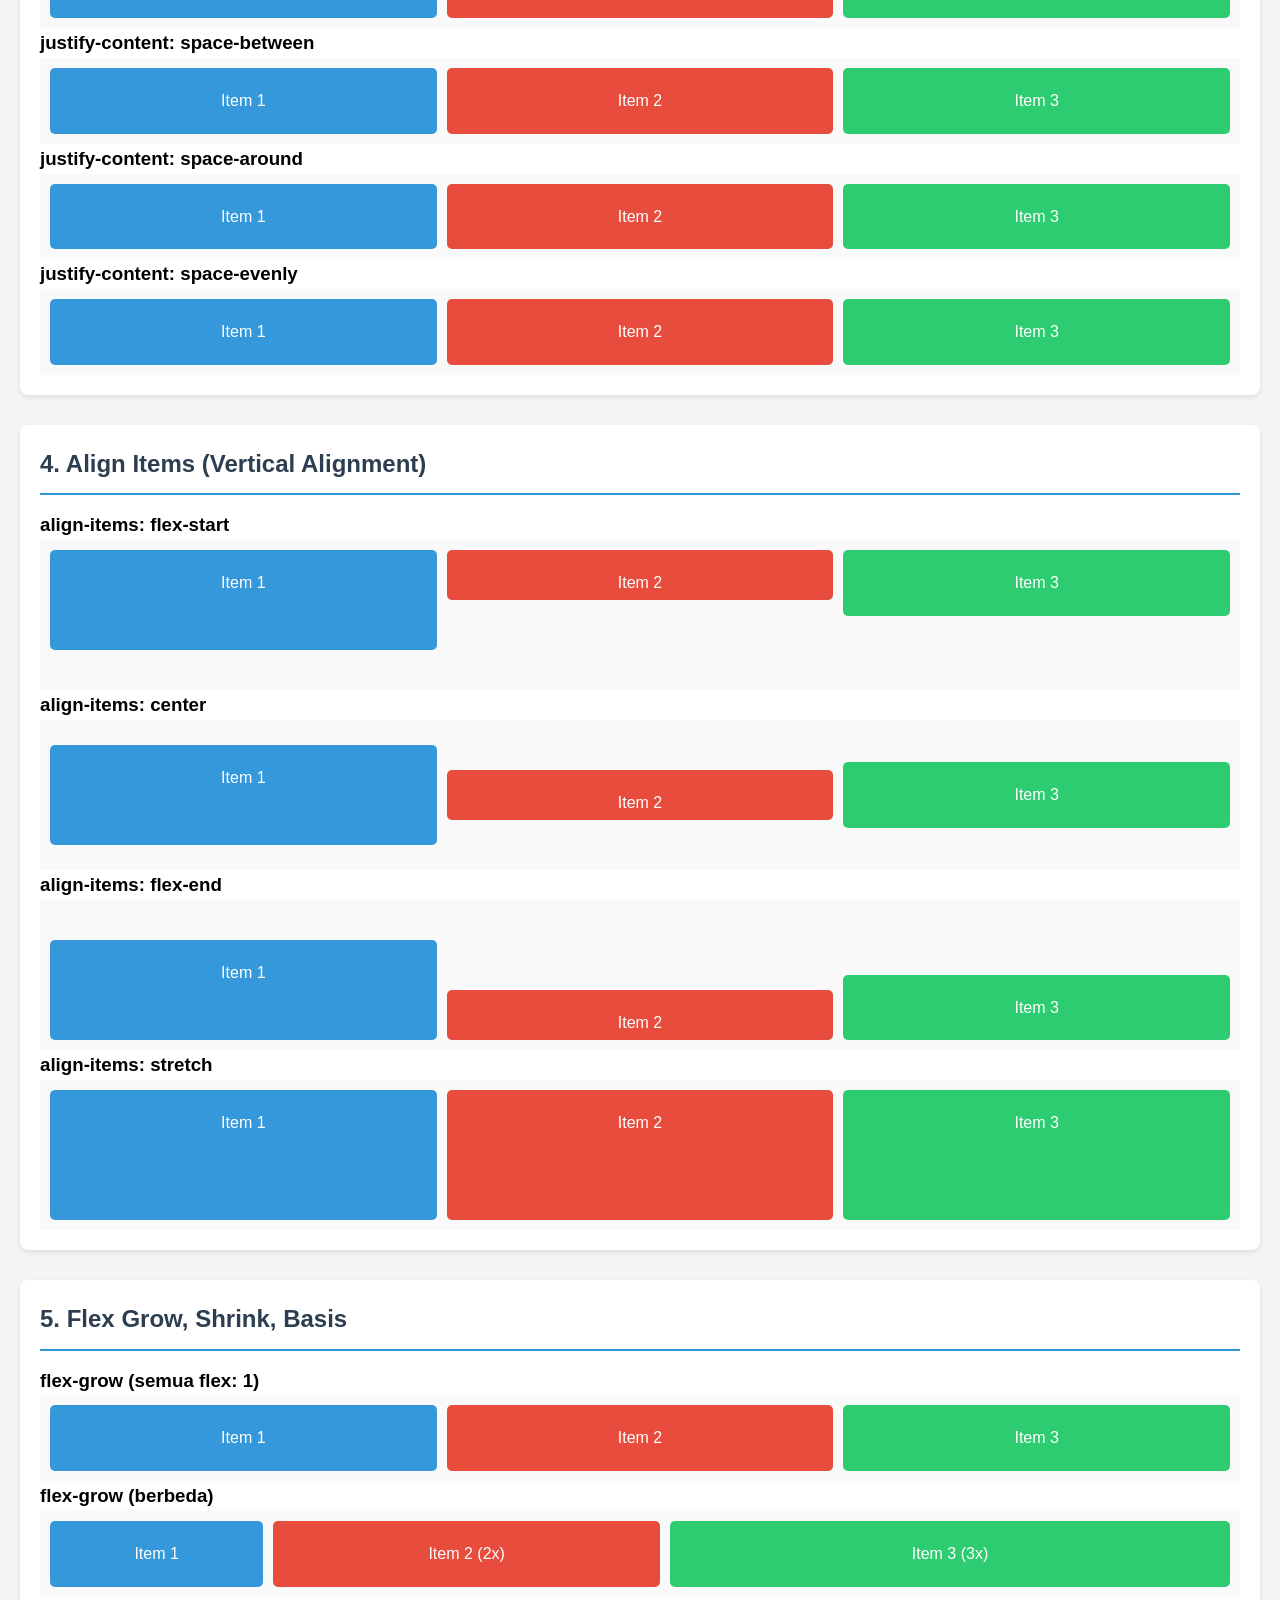
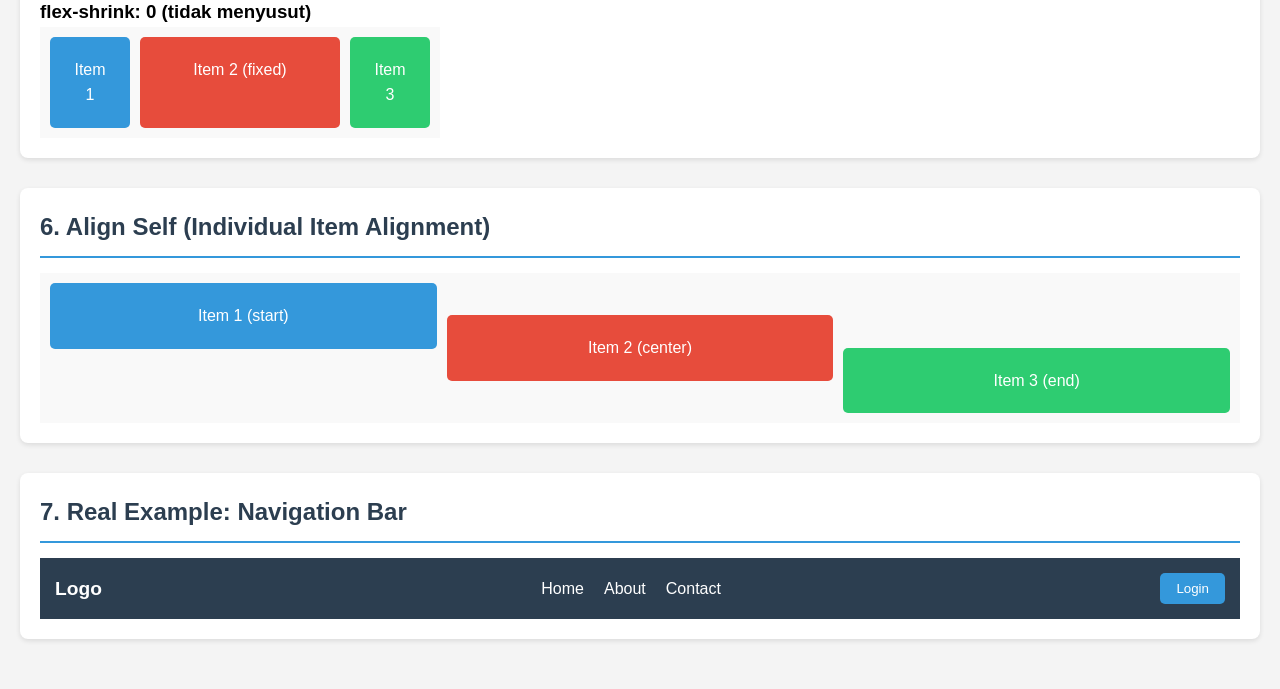
<file: templates/08-flexbox-layout.html>
<!DOCTYPE html>
<html lang="id">
<head>
    <meta charset="UTF-8">
    <meta name="viewport" content="width=device-width, initial-scale=1.0">
    <title>Template 8 - CSS Flexbox Layout</title>
    <style>
        * {
            margin: 0;
            padding: 0;
            box-sizing: border-box;
        }
        
        body {
            font-family: 'Segoe UI', Tahoma, Geneva, Verdana, sans-serif;
            line-height: 1.6;
            background-color: #f4f4f4;
            padding: 20px;
        }
        
        h1 {
            text-align: center;
            color: #2c3e50;
            margin-bottom: 30px;
        }
        
        .section {
            background-color: white;
            margin-bottom: 30px;
            padding: 20px;
            border-radius: 8px;
            box-shadow: 0 2px 5px rgba(0,0,0,0.1);
        }
        
        .section h2 {
            color: #2c3e50;
            margin-bottom: 15px;
            border-bottom: 2px solid #3498db;
            padding-bottom: 10px;
        }
        
        /* Flex Container Basic */
        .flex-container {
            display: flex;
            background-color: #f9f9f9;
            padding: 10px;
            gap: 10px;
        }
        
        .flex-item {
            background-color: #3498db;
            color: white;
            padding: 20px;
            text-align: center;
            border-radius: 5px;
            flex: 1;
        }
        
        /* Flex Direction */
        .flex-row {
            flex-direction: row;
        }
        
        .flex-column {
            flex-direction: column;
        }
        
        .flex-row-reverse {
            flex-direction: row-reverse;
        }
        
        /* Flex Wrap */
        .flex-wrap {
            flex-wrap: wrap;
        }
        
        .flex-nowrap {
            flex-wrap: nowrap;
        }
        
        /* Justify Content */
        .justify-start {
            justify-content: flex-start;
        }
        
        .justify-center {
            justify-content: center;
        }
        
        .justify-end {
            justify-content: flex-end;
        }
        
        .justify-between {
            justify-content: space-between;
        }
        
        .justify-around {
            justify-content: space-around;
        }
        
        .justify-evenly {
            justify-content: space-evenly;
        }
        
        /* Align Items */
        .align-start {
            align-items: flex-start;
        }
        
        .align-center {
            align-items: center;
        }
        
        .align-end {
            align-items: flex-end;
        }
        
        .align-stretch {
            align-items: stretch;
        }
        
        .align-baseline {
            align-items: baseline;
        }
        
        /* Align Content (for multi-line) */
        .align-content-start {
            align-content: flex-start;
        }
        
        .align-content-center {
            align-content: center;
        }
        
        .align-content-between {
            align-content: space-between;
        }
        
        /* Flex Grow, Shrink, Basis */
        .item-grow-1 {
            flex-grow: 1;
        }
        
        .item-grow-2 {
            flex-grow: 2;
        }
        
        .item-shrink-0 {
            flex-shrink: 0;
        }
        
        .item-basis {
            flex-basis: 200px;
        }
        
        /* Align Self */
        .align-self-start {
            align-self: flex-start;
        }
        
        .align-self-center {
            align-self: center;
        }
        
        .align-self-end {
            align-self: flex-end;
        }
        
        /* Different colors for items */
        .item-1 { background-color: #3498db; }
        .item-2 { background-color: #e74c3c; }
        .item-3 { background-color: #2ecc71; }
        .item-4 { background-color: #f39c12; }
        .item-5 { background-color: #9b59b6; }
        
        /* Height for alignment demos */
        .tall-item {
            height: 100px;
        }
        
        .short-item {
            height: 50px;
        }
    </style>
</head>
<body>
    <h1>CSS Flexbox Layout Examples</h1>
    
    <!-- Flex Direction -->
    <div class="section">
        <h2>1. Flex Direction</h2>
        <h3>flex-direction: row (default)</h3>
        <div class="flex-container flex-row">
            <div class="flex-item item-1">Item 1</div>
            <div class="flex-item item-2">Item 2</div>
            <div class="flex-item item-3">Item 3</div>
        </div>
        
        <h3>flex-direction: column</h3>
        <div class="flex-container flex-column" style="margin-top: 10px;">
            <div class="flex-item item-1">Item 1</div>
            <div class="flex-item item-2">Item 2</div>
            <div class="flex-item item-3">Item 3</div>
        </div>
        
        <h3>flex-direction: row-reverse</h3>
        <div class="flex-container flex-row-reverse" style="margin-top: 10px;">
            <div class="flex-item item-1">Item 1</div>
            <div class="flex-item item-2">Item 2</div>
            <div class="flex-item item-3">Item 3</div>
        </div>
    </div>
    
    <!-- Flex Wrap -->
    <div class="section">
        <h2>2. Flex Wrap</h2>
        <h3>flex-wrap: nowrap (default)</h3>
        <div class="flex-container flex-nowrap" style="width: 500px;">
            <div class="flex-item item-1" style="flex: 1 0 200px;">Item 1 - 200px</div>
            <div class="flex-item item-2" style="flex: 1 0 200px;">Item 2 - 200px</div>
            <div class="flex-item item-3" style="flex: 1 0 200px;">Item 3 - 200px</div>
            <div class="flex-item item-4" style="flex: 1 0 200px;">Item 4 - 200px</div>
        </div>
        
        <h3>flex-wrap: wrap</h3>
        <div class="flex-container flex-wrap" style="width: 500px;">
            <div class="flex-item item-1" style="flex: 1 0 200px;">Item 1 - 200px</div>
            <div class="flex-item item-2" style="flex: 1 0 200px;">Item 2 - 200px</div>
            <div class="flex-item item-3" style="flex: 1 0 200px;">Item 3 - 200px</div>
            <div class="flex-item item-4" style="flex: 1 0 200px;">Item 4 - 200px</div>
        </div>
    </div>
    
    <!-- Justify Content -->
    <div class="section">
        <h2>3. Justify Content (Horizontal Alignment)</h2>
        <h3>justify-content: flex-start</h3>
        <div class="flex-container justify-start">
            <div class="flex-item item-1">Item 1</div>
            <div class="flex-item item-2">Item 2</div>
            <div class="flex-item item-3">Item 3</div>
        </div>
        
        <h3>justify-content: center</h3>
        <div class="flex-container justify-center">
            <div class="flex-item item-1">Item 1</div>
            <div class="flex-item item-2">Item 2</div>
            <div class="flex-item item-3">Item 3</div>
        </div>
        
        <h3>justify-content: flex-end</h3>
        <div class="flex-container justify-end">
            <div class="flex-item item-1">Item 1</div>
            <div class="flex-item item-2">Item 2</div>
            <div class="flex-item item-3">Item 3</div>
        </div>
        
        <h3>justify-content: space-between</h3>
        <div class="flex-container justify-between">
            <div class="flex-item item-1">Item 1</div>
            <div class="flex-item item-2">Item 2</div>
            <div class="flex-item item-3">Item 3</div>
        </div>
        
        <h3>justify-content: space-around</h3>
        <div class="flex-container justify-around">
            <div class="flex-item item-1">Item 1</div>
            <div class="flex-item item-2">Item 2</div>
            <div class="flex-item item-3">Item 3</div>
        </div>
        
        <h3>justify-content: space-evenly</h3>
        <div class="flex-container justify-evenly">
            <div class="flex-item item-1">Item 1</div>
            <div class="flex-item item-2">Item 2</div>
            <div class="flex-item item-3">Item 3</div>
        </div>
    </div>
    
    <!-- Align Items -->
    <div class="section">
        <h2>4. Align Items (Vertical Alignment)</h2>
        <h3>align-items: flex-start</h3>
        <div class="flex-container align-start" style="height: 150px;">
            <div class="flex-item item-1 tall-item">Item 1</div>
            <div class="flex-item item-2 short-item">Item 2</div>
            <div class="flex-item item-3">Item 3</div>
        </div>
        
        <h3>align-items: center</h3>
        <div class="flex-container align-center" style="height: 150px;">
            <div class="flex-item item-1 tall-item">Item 1</div>
            <div class="flex-item item-2 short-item">Item 2</div>
            <div class="flex-item item-3">Item 3</div>
        </div>
        
        <h3>align-items: flex-end</h3>
        <div class="flex-container align-end" style="height: 150px;">
            <div class="flex-item item-1 tall-item">Item 1</div>
            <div class="flex-item item-2 short-item">Item 2</div>
            <div class="flex-item item-3">Item 3</div>
        </div>
        
        <h3>align-items: stretch</h3>
        <div class="flex-container align-stretch" style="height: 150px;">
            <div class="flex-item item-1">Item 1</div>
            <div class="flex-item item-2">Item 2</div>
            <div class="flex-item item-3">Item 3</div>
        </div>
    </div>
    
    <!-- Flex Grow, Shrink, Basis -->
    <div class="section">
        <h2>5. Flex Grow, Shrink, Basis</h2>
        <h3>flex-grow (semua flex: 1)</h3>
        <div class="flex-container">
            <div class="flex-item item-1" style="flex: 1;">Item 1</div>
            <div class="flex-item item-2" style="flex: 1;">Item 2</div>
            <div class="flex-item item-3" style="flex: 1;">Item 3</div>
        </div>
        
        <h3>flex-grow (berbeda)</h3>
        <div class="flex-container">
            <div class="flex-item item-1" style="flex: 1;">Item 1</div>
            <div class="flex-item item-2" style="flex: 2;">Item 2 (2x)</div>
            <div class="flex-item item-3" style="flex: 3;">Item 3 (3x)</div>
        </div>
        
        <h3>flex-shrink: 0 (tidak menyusut)</h3>
        <div class="flex-container" style="width: 400px;">
            <div class="flex-item item-1" style="flex: 1;">Item 1</div>
            <div class="flex-item item-2" style="flex: 0 0 200px;">Item 2 (fixed)</div>
            <div class="flex-item item-3" style="flex: 1;">Item 3</div>
        </div>
    </div>
    
    <!-- Align Self -->
    <div class="section">
        <h2>6. Align Self (Individual Item Alignment)</h2>
        <div class="flex-container" style="height: 150px; align-items: flex-start;">
            <div class="flex-item item-1 align-self-start">Item 1 (start)</div>
            <div class="flex-item item-2 align-self-center">Item 2 (center)</div>
            <div class="flex-item item-3 align-self-end">Item 3 (end)</div>
        </div>
    </div>
    
    <!-- Real Example: Navigation Bar -->
    <div class="section">
        <h2>7. Real Example: Navigation Bar</h2>
        <div class="flex-container justify-between align-center" style="background-color: #2c3e50; padding: 15px;">
            <div style="color: white; font-weight: bold; font-size: 1.2em;">Logo</div>
            <div style="display: flex; gap: 20px;">
                <a href="#" style="color: white; text-decoration: none;">Home</a>
                <a href="#" style="color: white; text-decoration: none;">About</a>
                <a href="#" style="color: white; text-decoration: none;">Contact</a>
            </div>
            <div>
                <button style="padding: 8px 16px; background-color: #3498db; color: white; border: none; border-radius: 5px; cursor: pointer;">Login</button>
            </div>
        </div>
    </div>
</body>
</html>
</file>
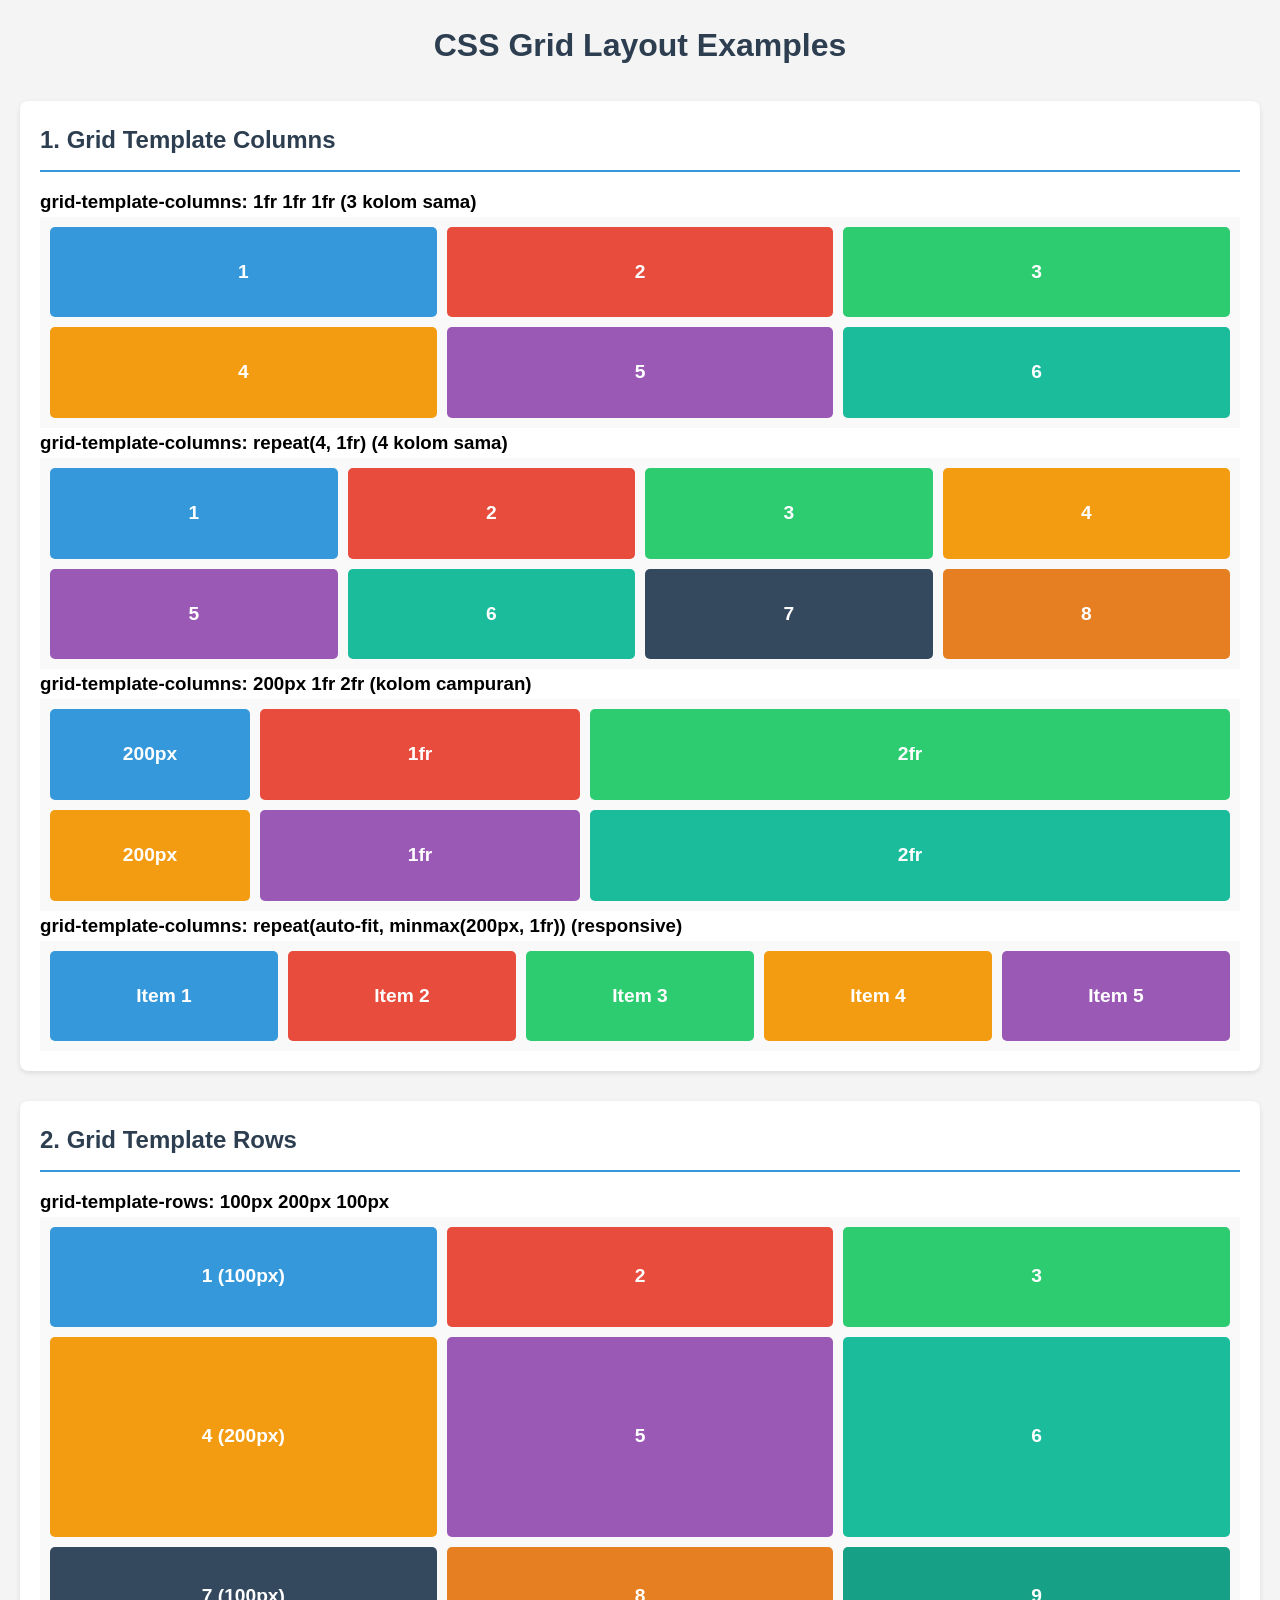
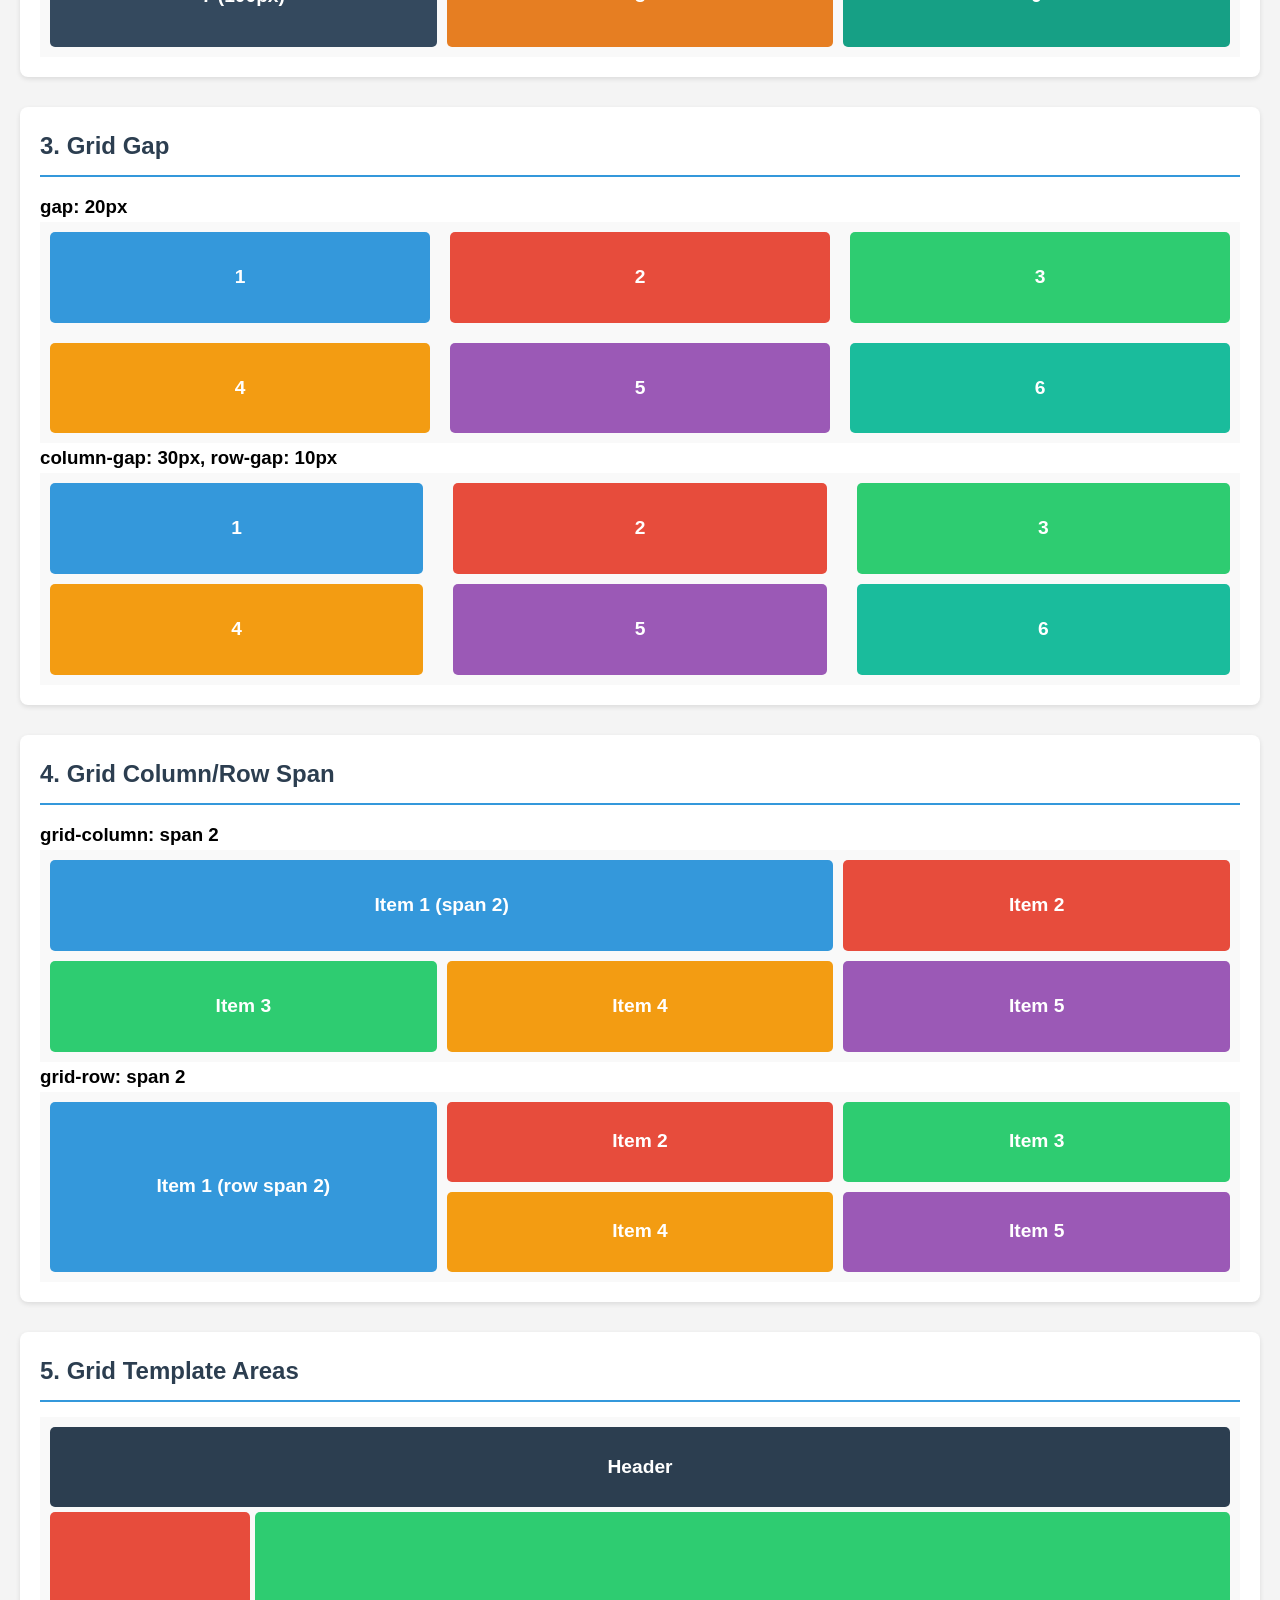
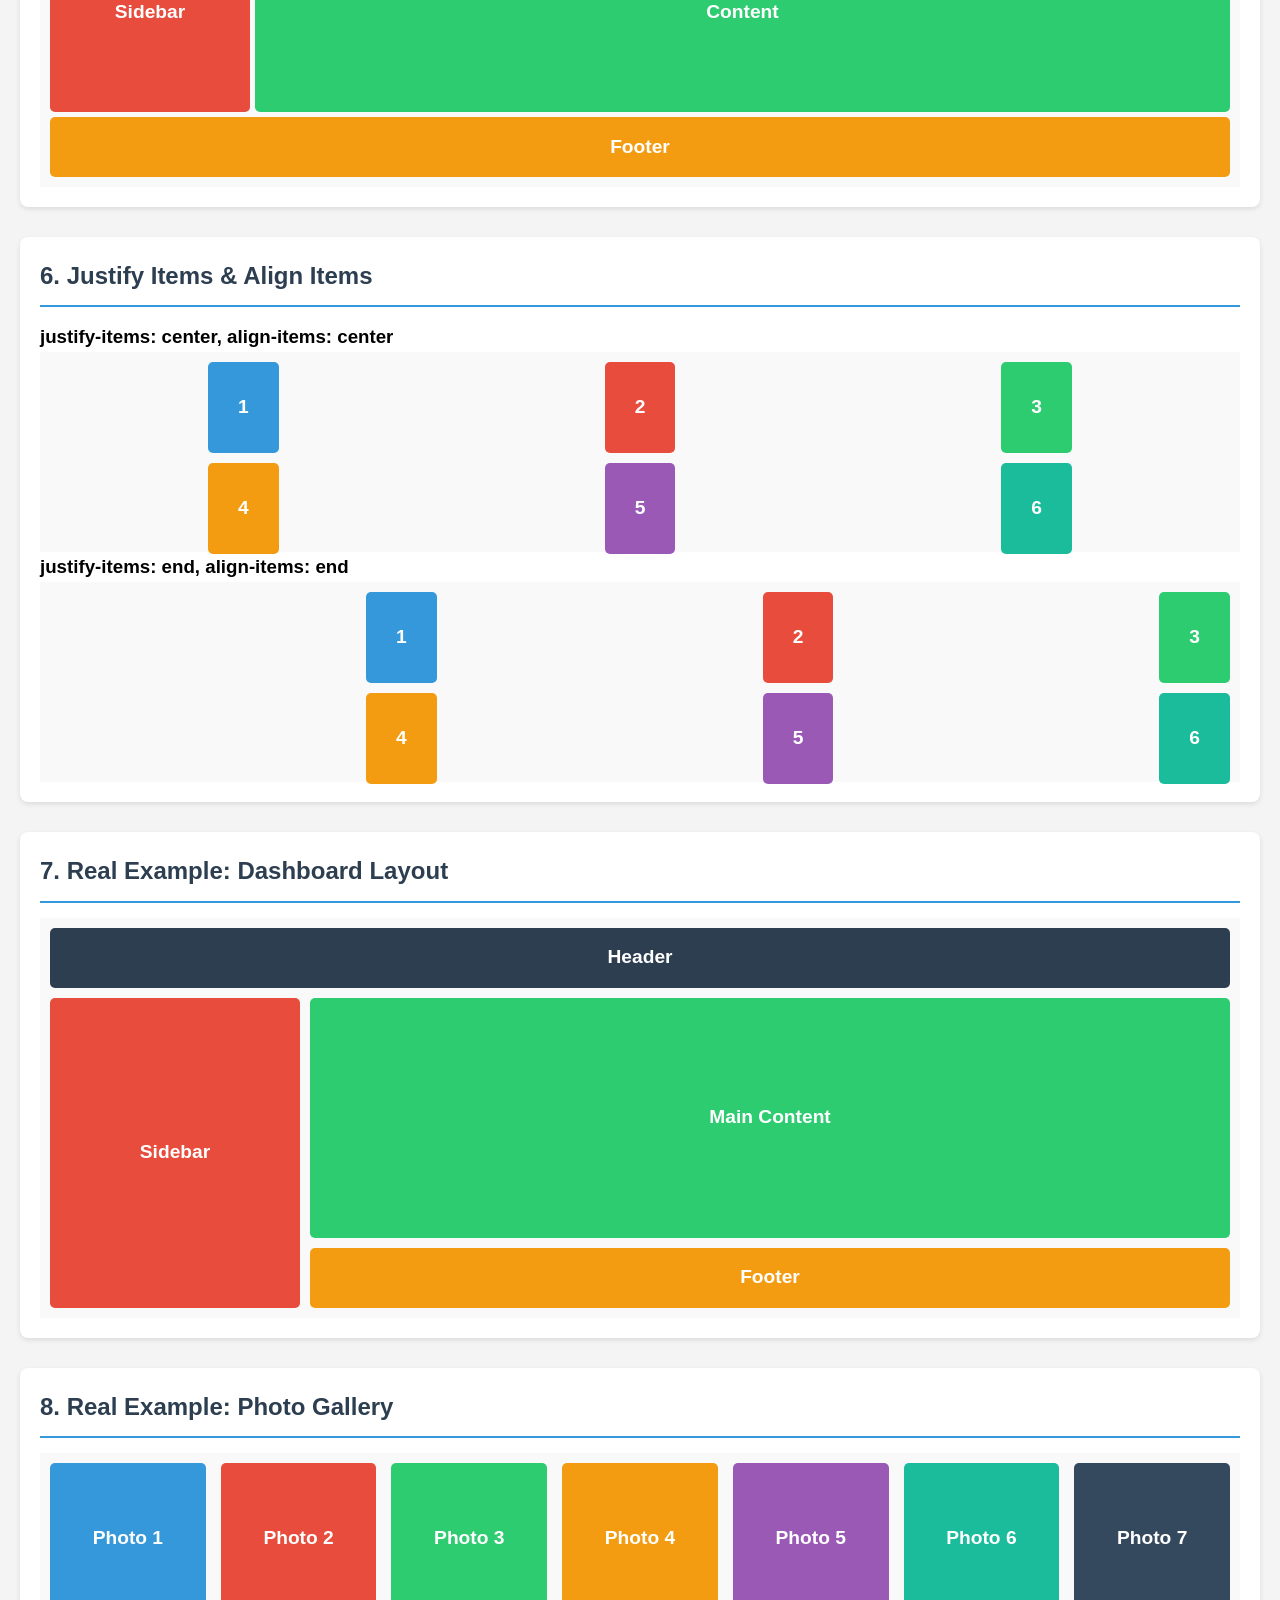
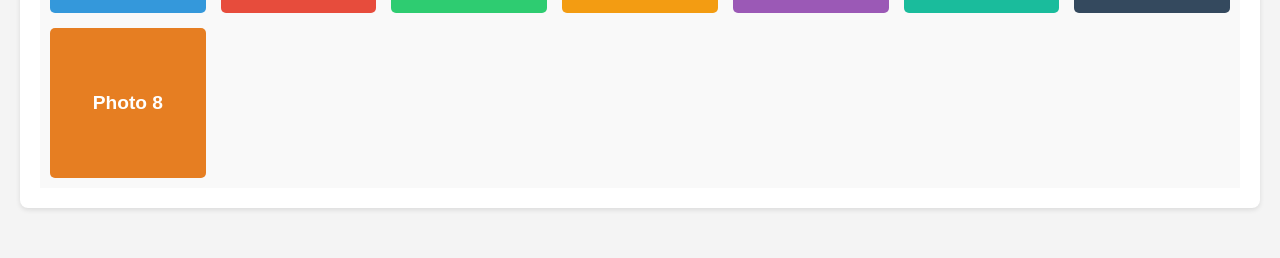
<file: templates/09-grid-layout.html>
<!DOCTYPE html>
<html lang="id">
<head>
    <meta charset="UTF-8">
    <meta name="viewport" content="width=device-width, initial-scale=1.0">
    <title>Template 9 - CSS Grid Layout</title>
    <style>
        * {
            margin: 0;
            padding: 0;
            box-sizing: border-box;
        }
        
        body {
            font-family: 'Segoe UI', Tahoma, Geneva, Verdana, sans-serif;
            line-height: 1.6;
            background-color: #f4f4f4;
            padding: 20px;
        }
        
        h1 {
            text-align: center;
            color: #2c3e50;
            margin-bottom: 30px;
        }
        
        .section {
            background-color: white;
            margin-bottom: 30px;
            padding: 20px;
            border-radius: 8px;
            box-shadow: 0 2px 5px rgba(0,0,0,0.1);
        }
        
        .section h2 {
            color: #2c3e50;
            margin-bottom: 15px;
            border-bottom: 2px solid #3498db;
            padding-bottom: 10px;
        }
        
        /* Grid Container Basic */
        .grid-container {
            display: grid;
            background-color: #f9f9f9;
            padding: 10px;
            gap: 10px;
        }
        
        .grid-item {
            background-color: #3498db;
            color: white;
            padding: 30px;
            text-align: center;
            border-radius: 5px;
            display: flex;
            align-items: center;
            justify-content: center;
            font-size: 1.2em;
            font-weight: bold;
        }
        
        /* Grid Template Columns */
        .grid-3-columns {
            grid-template-columns: 1fr 1fr 1fr;
        }
        
        .grid-4-columns {
            grid-template-columns: repeat(4, 1fr);
        }
        
        .grid-mixed {
            grid-template-columns: 200px 1fr 2fr;
        }
        
        .grid-auto-fit {
            grid-template-columns: repeat(auto-fit, minmax(200px, 1fr));
        }
        
        /* Grid Template Rows */
        .grid-rows {
            grid-template-rows: 100px 200px 100px;
        }
        
        /* Grid Gap */
        .grid-gap-20 {
            gap: 20px;
        }
        
        .grid-gap-30 {
            gap: 30px;
        }
        
        .grid-column-gap {
            column-gap: 30px;
            row-gap: 10px;
        }
        
        /* Grid Column/Row Span */
        .span-2 {
            grid-column: span 2;
        }
        
        .span-3 {
            grid-column: span 3;
        }
        
        .row-span-2 {
            grid-row: span 2;
        }
        
        /* Grid Areas */
        .grid-areas {
            grid-template-areas:
                "header header header"
                "sidebar content content"
                "footer footer footer";
            grid-template-rows: 80px 200px 60px;
            grid-template-columns: 200px 1fr 1fr;
        }
        
        .area-header {
            grid-area: header;
            background-color: #2c3e50;
        }
        
        .area-sidebar {
            grid-area: sidebar;
            background-color: #e74c3c;
        }
        
        .area-content {
            grid-area: content;
            background-color: #2ecc71;
        }
        
        .area-footer {
            grid-area: footer;
            background-color: #f39c12;
        }
        
        /* Justify Items */
        .justify-start {
            justify-items: start;
        }
        
        .justify-center {
            justify-items: center;
        }
        
        .justify-end {
            justify-items: end;
        }
        
        /* Align Items */
        .align-start {
            align-items: start;
        }
        
        .align-center {
            align-items: center;
        }
        
        .align-end {
            align-items: end;
        }
        
        /* Different colors */
        .item-1 { background-color: #3498db; }
        .item-2 { background-color: #e74c3c; }
        .item-3 { background-color: #2ecc71; }
        .item-4 { background-color: #f39c12; }
        .item-5 { background-color: #9b59b6; }
        .item-6 { background-color: #1abc9c; }
        .item-7 { background-color: #34495e; }
        .item-8 { background-color: #e67e22; }
        .item-9 { background-color: #16a085; }
    </style>
</head>
<body>
    <h1>CSS Grid Layout Examples</h1>
    
    <!-- Grid Template Columns -->
    <div class="section">
        <h2>1. Grid Template Columns</h2>
        <h3>grid-template-columns: 1fr 1fr 1fr (3 kolom sama)</h3>
        <div class="grid-container grid-3-columns">
            <div class="grid-item item-1">1</div>
            <div class="grid-item item-2">2</div>
            <div class="grid-item item-3">3</div>
            <div class="grid-item item-4">4</div>
            <div class="grid-item item-5">5</div>
            <div class="grid-item item-6">6</div>
        </div>
        
        <h3>grid-template-columns: repeat(4, 1fr) (4 kolom sama)</h3>
        <div class="grid-container grid-4-columns">
            <div class="grid-item item-1">1</div>
            <div class="grid-item item-2">2</div>
            <div class="grid-item item-3">3</div>
            <div class="grid-item item-4">4</div>
            <div class="grid-item item-5">5</div>
            <div class="grid-item item-6">6</div>
            <div class="grid-item item-7">7</div>
            <div class="grid-item item-8">8</div>
        </div>
        
        <h3>grid-template-columns: 200px 1fr 2fr (kolom campuran)</h3>
        <div class="grid-container grid-mixed">
            <div class="grid-item item-1">200px</div>
            <div class="grid-item item-2">1fr</div>
            <div class="grid-item item-3">2fr</div>
            <div class="grid-item item-4">200px</div>
            <div class="grid-item item-5">1fr</div>
            <div class="grid-item item-6">2fr</div>
        </div>
        
        <h3>grid-template-columns: repeat(auto-fit, minmax(200px, 1fr)) (responsive)</h3>
        <div class="grid-container grid-auto-fit">
            <div class="grid-item item-1">Item 1</div>
            <div class="grid-item item-2">Item 2</div>
            <div class="grid-item item-3">Item 3</div>
            <div class="grid-item item-4">Item 4</div>
            <div class="grid-item item-5">Item 5</div>
        </div>
    </div>
    
    <!-- Grid Template Rows -->
    <div class="section">
        <h2>2. Grid Template Rows</h2>
        <h3>grid-template-rows: 100px 200px 100px</h3>
        <div class="grid-container grid-3-columns grid-rows">
            <div class="grid-item item-1">1 (100px)</div>
            <div class="grid-item item-2">2</div>
            <div class="grid-item item-3">3</div>
            <div class="grid-item item-4">4 (200px)</div>
            <div class="grid-item item-5">5</div>
            <div class="grid-item item-6">6</div>
            <div class="grid-item item-7">7 (100px)</div>
            <div class="grid-item item-8">8</div>
            <div class="grid-item item-9">9</div>
        </div>
    </div>
    
    <!-- Grid Gap -->
    <div class="section">
        <h2>3. Grid Gap</h2>
        <h3>gap: 20px</h3>
        <div class="grid-container grid-3-columns grid-gap-20">
            <div class="grid-item item-1">1</div>
            <div class="grid-item item-2">2</div>
            <div class="grid-item item-3">3</div>
            <div class="grid-item item-4">4</div>
            <div class="grid-item item-5">5</div>
            <div class="grid-item item-6">6</div>
        </div>
        
        <h3>column-gap: 30px, row-gap: 10px</h3>
        <div class="grid-container grid-3-columns grid-column-gap">
            <div class="grid-item item-1">1</div>
            <div class="grid-item item-2">2</div>
            <div class="grid-item item-3">3</div>
            <div class="grid-item item-4">4</div>
            <div class="grid-item item-5">5</div>
            <div class="grid-item item-6">6</div>
        </div>
    </div>
    
    <!-- Grid Column/Row Span -->
    <div class="section">
        <h2>4. Grid Column/Row Span</h2>
        <h3>grid-column: span 2</h3>
        <div class="grid-container grid-3-columns">
            <div class="grid-item item-1 span-2">Item 1 (span 2)</div>
            <div class="grid-item item-2">Item 2</div>
            <div class="grid-item item-3">Item 3</div>
            <div class="grid-item item-4">Item 4</div>
            <div class="grid-item item-5">Item 5</div>
        </div>
        
        <h3>grid-row: span 2</h3>
        <div class="grid-container grid-3-columns" style="grid-template-rows: 80px 80px;">
            <div class="grid-item item-1 row-span-2">Item 1 (row span 2)</div>
            <div class="grid-item item-2">Item 2</div>
            <div class="grid-item item-3">Item 3</div>
            <div class="grid-item item-4">Item 4</div>
            <div class="grid-item item-5">Item 5</div>
        </div>
    </div>
    
    <!-- Grid Areas -->
    <div class="section">
        <h2>5. Grid Template Areas</h2>
        <div class="grid-container grid-areas" style="gap: 5px;">
            <div class="grid-item area-header">Header</div>
            <div class="grid-item area-sidebar">Sidebar</div>
            <div class="grid-item area-content">Content</div>
            <div class="grid-item area-footer">Footer</div>
        </div>
    </div>
    
    <!-- Justify & Align Items -->
    <div class="section">
        <h2>6. Justify Items & Align Items</h2>
        <h3>justify-items: center, align-items: center</h3>
        <div class="grid-container grid-3-columns justify-center align-center" style="height: 200px;">
            <div class="grid-item item-1">1</div>
            <div class="grid-item item-2">2</div>
            <div class="grid-item item-3">3</div>
            <div class="grid-item item-4">4</div>
            <div class="grid-item item-5">5</div>
            <div class="grid-item item-6">6</div>
        </div>
        
        <h3>justify-items: end, align-items: end</h3>
        <div class="grid-container grid-3-columns justify-end align-end" style="height: 200px;">
            <div class="grid-item item-1">1</div>
            <div class="grid-item item-2">2</div>
            <div class="grid-item item-3">3</div>
            <div class="grid-item item-4">4</div>
            <div class="grid-item item-5">5</div>
            <div class="grid-item item-6">6</div>
        </div>
    </div>
    
    <!-- Real Example: Dashboard Layout -->
    <div class="section">
        <h2>7. Real Example: Dashboard Layout</h2>
        <div class="grid-container" style="grid-template-columns: 250px 1fr; grid-template-rows: 60px 1fr 60px; grid-template-areas: 'header header' 'sidebar main' 'sidebar footer'; height: 400px; gap: 10px;">
            <div class="grid-item area-header" style="grid-area: header;">Header</div>
            <div class="grid-item area-sidebar" style="grid-area: sidebar;">Sidebar</div>
            <div class="grid-item area-content" style="grid-area: main;">Main Content</div>
            <div class="grid-item area-footer" style="grid-area: footer;">Footer</div>
        </div>
    </div>
    
    <!-- Real Example: Photo Gallery -->
    <div class="section">
        <h2>8. Real Example: Photo Gallery</h2>
        <div class="grid-container" style="grid-template-columns: repeat(auto-fill, minmax(150px, 1fr)); gap: 15px;">
            <div class="grid-item item-1" style="height: 150px;">Photo 1</div>
            <div class="grid-item item-2" style="height: 150px;">Photo 2</div>
            <div class="grid-item item-3" style="height: 150px;">Photo 3</div>
            <div class="grid-item item-4" style="height: 150px;">Photo 4</div>
            <div class="grid-item item-5" style="height: 150px;">Photo 5</div>
            <div class="grid-item item-6" style="height: 150px;">Photo 6</div>
            <div class="grid-item item-7" style="height: 150px;">Photo 7</div>
            <div class="grid-item item-8" style="height: 150px;">Photo 8</div>
        </div>
    </div>
</body>
</html>
</file>
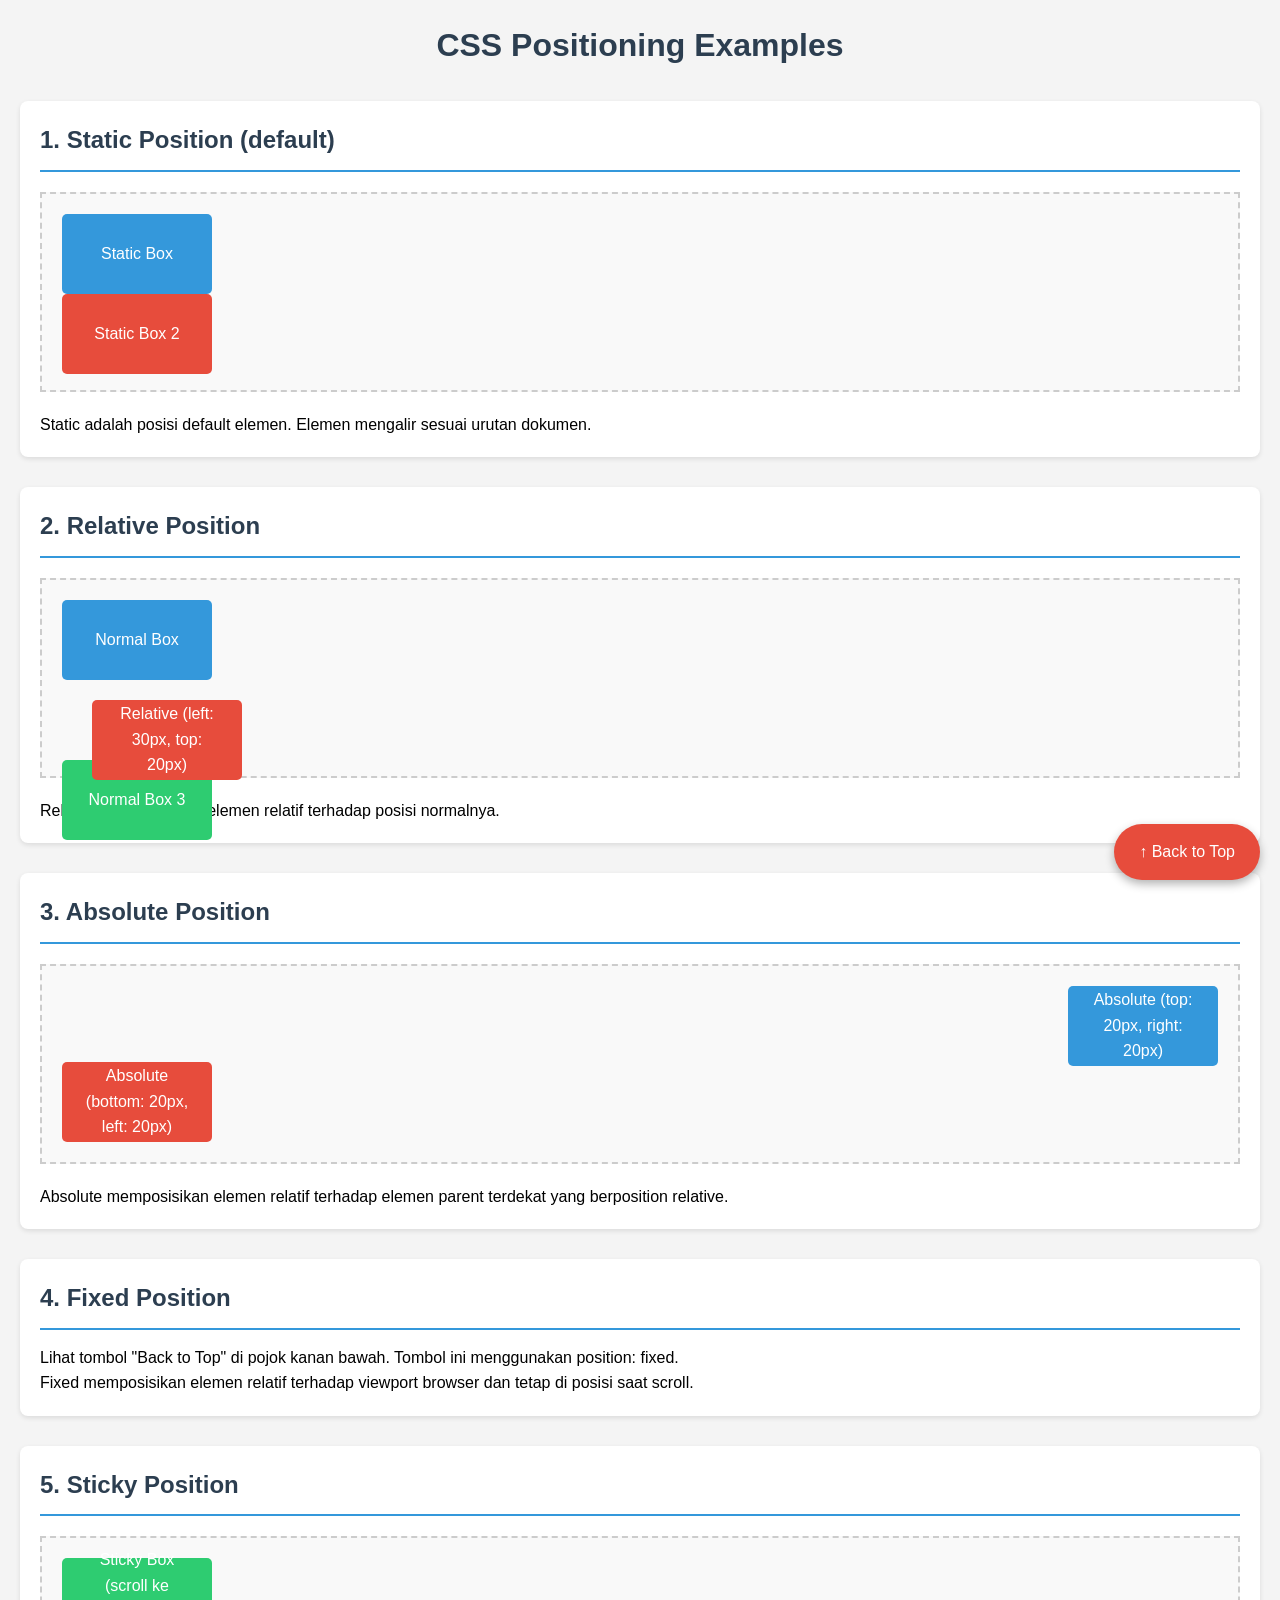
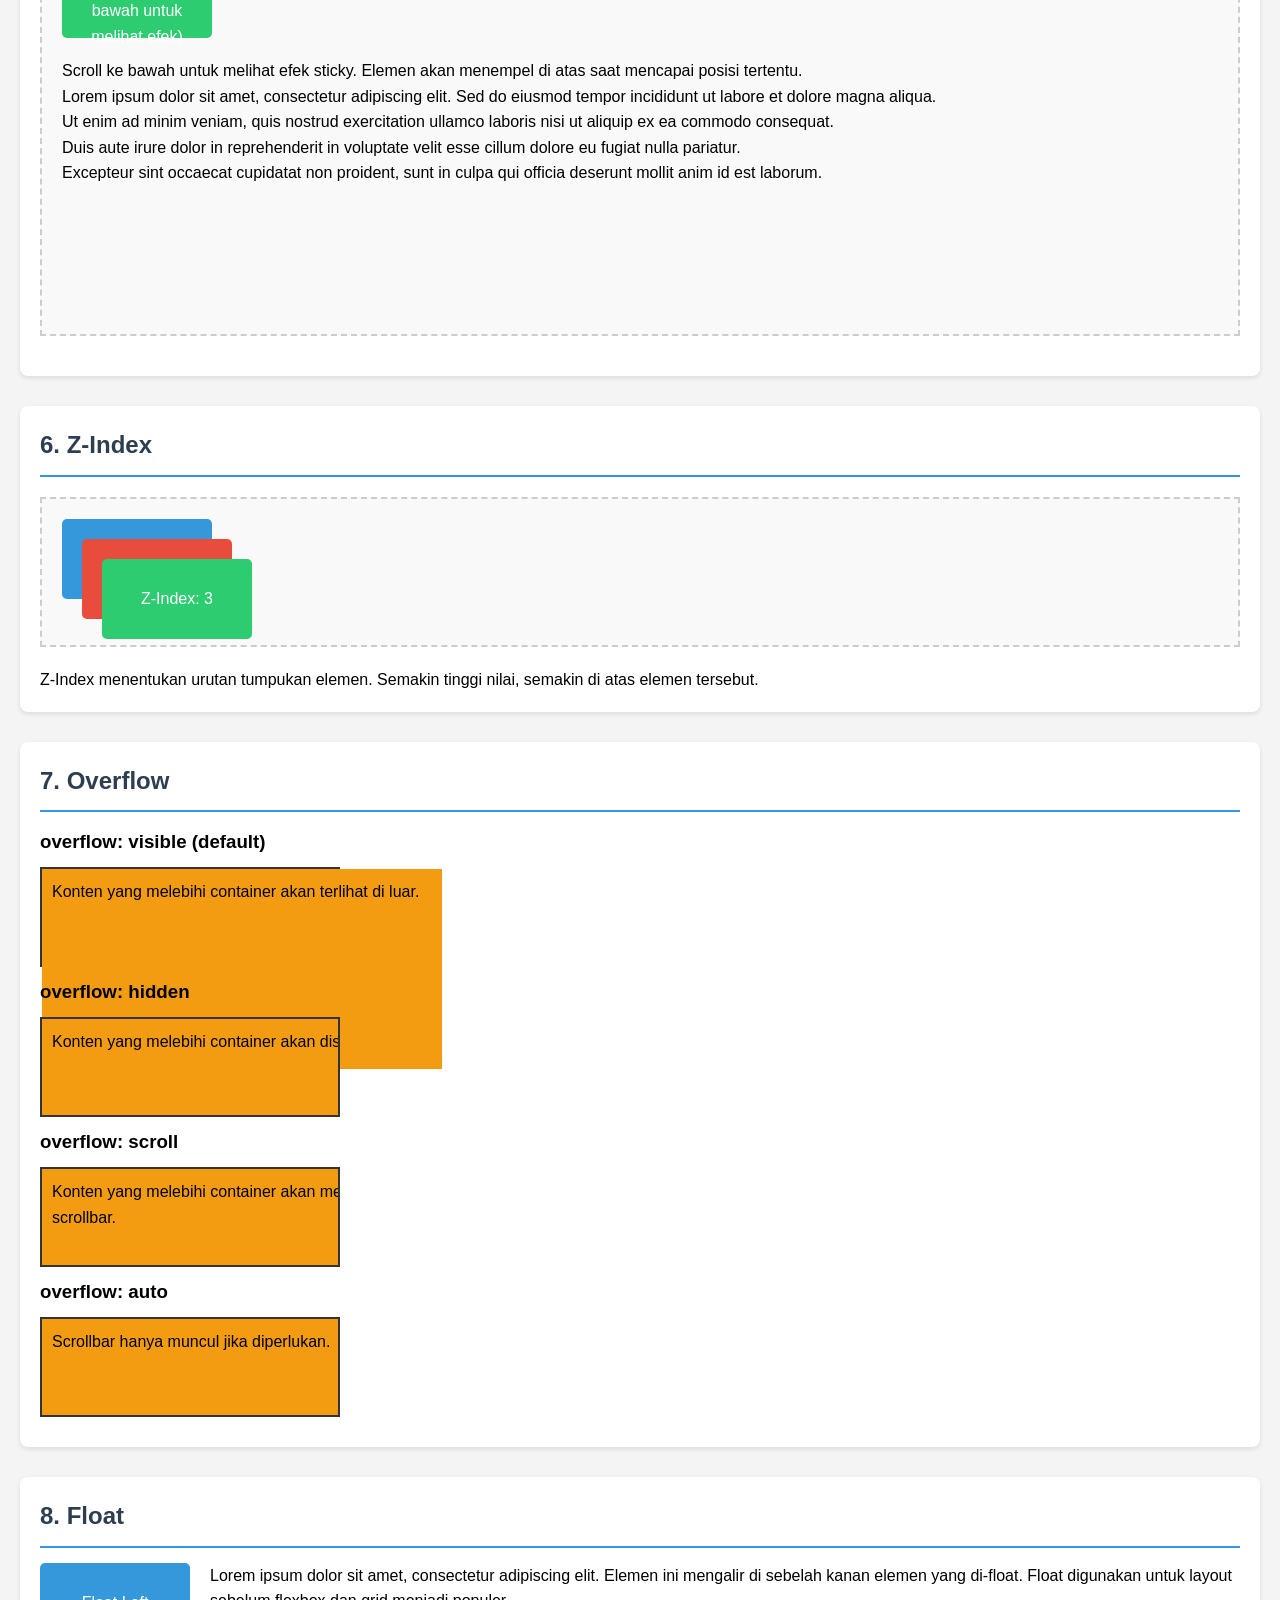
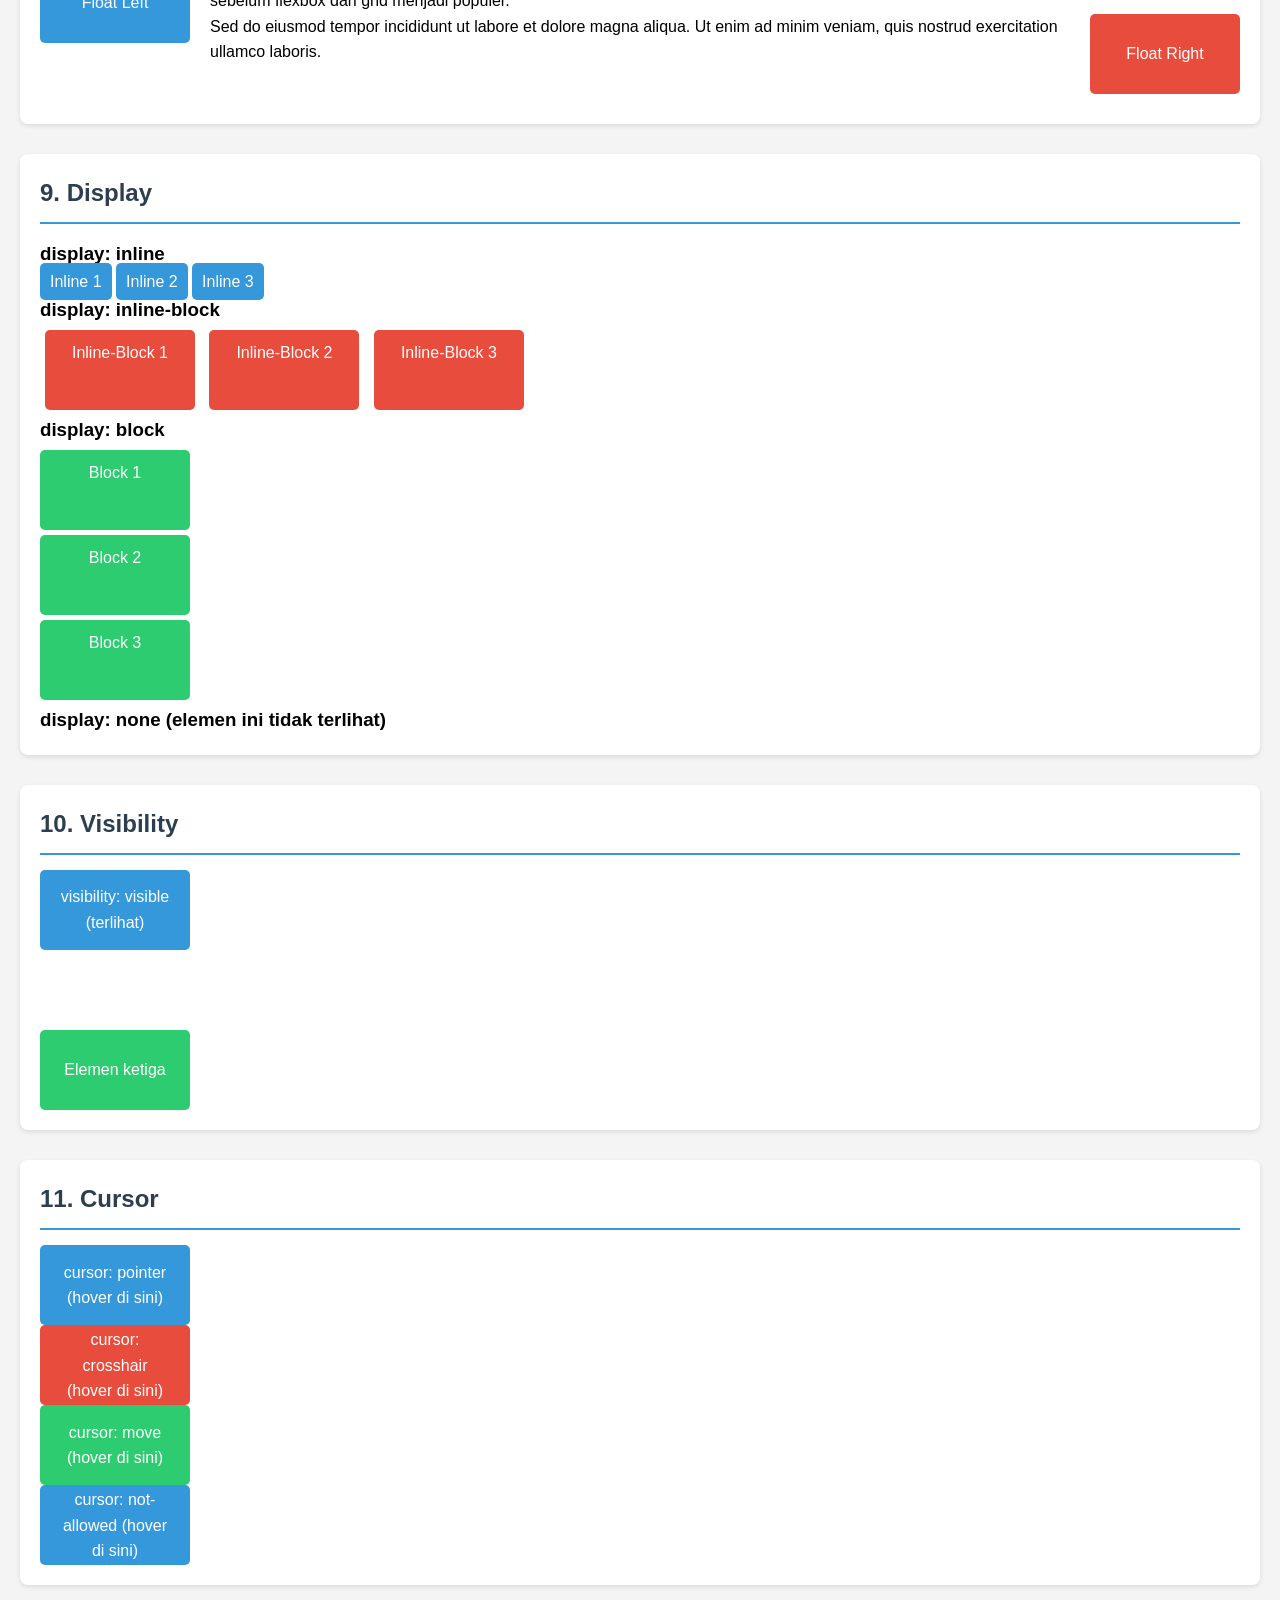
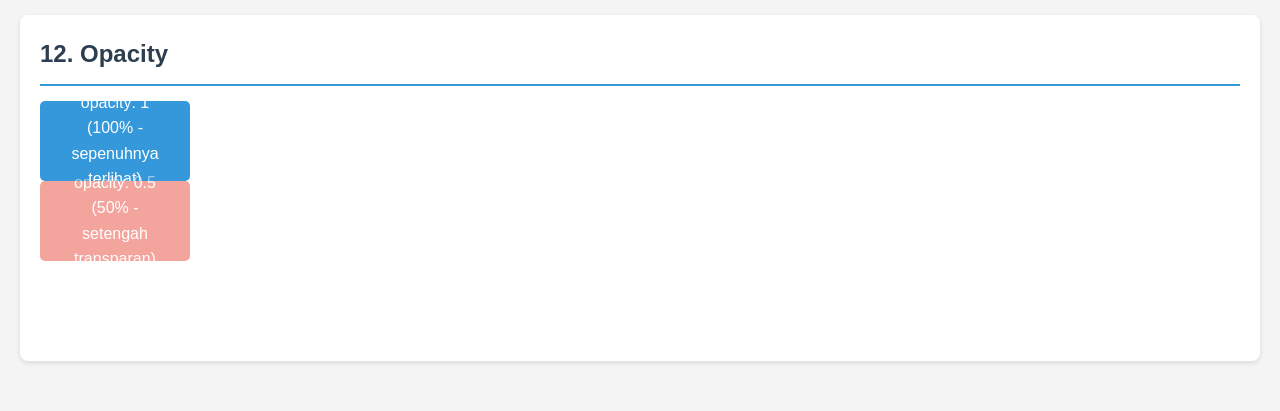
<file: templates/10-positioning.html>
<!DOCTYPE html>
<html lang="id">
<head>
    <meta charset="UTF-8">
    <meta name="viewport" content="width=device-width, initial-scale=1.0">
    <title>Template 10 - CSS Positioning</title>
    <style>
        * {
            margin: 0;
            padding: 0;
            box-sizing: border-box;
        }
        
        body {
            font-family: 'Segoe UI', Tahoma, Geneva, Verdana, sans-serif;
            line-height: 1.6;
            background-color: #f4f4f4;
            padding: 20px;
        }
        
        h1 {
            text-align: center;
            color: #2c3e50;
            margin-bottom: 30px;
        }
        
        .section {
            background-color: white;
            margin-bottom: 30px;
            padding: 20px;
            border-radius: 8px;
            box-shadow: 0 2px 5px rgba(0,0,0,0.1);
        }
        
        .section h2 {
            color: #2c3e50;
            margin-bottom: 15px;
            border-bottom: 2px solid #3498db;
            padding-bottom: 10px;
        }
        
        .demo-box {
            background-color: #f9f9f9;
            border: 2px dashed #ccc;
            padding: 20px;
            margin: 20px 0;
            position: relative;
            height: 200px;
        }
        
        .box {
            background-color: #3498db;
            color: white;
            padding: 20px;
            text-align: center;
            border-radius: 5px;
            width: 150px;
            height: 80px;
            display: flex;
            align-items: center;
            justify-content: center;
        }
        
        .box-2 {
            background-color: #e74c3c;
        }
        
        .box-3 {
            background-color: #2ecc71;
        }
        
        /* Static Position (default) */
        .static {
            position: static;
        }
        
        /* Relative Position */
        .relative {
            position: relative;
            left: 30px;
            top: 20px;
        }
        
        /* Absolute Position */
        .absolute-container {
            position: relative;
            height: 200px;
        }
        
        .absolute {
            position: absolute;
            top: 20px;
            right: 20px;
        }
        
        .absolute-bottom-left {
            position: absolute;
            bottom: 20px;
            left: 20px;
        }
        
        /* Fixed Position */
        .fixed {
            position: fixed;
            bottom: 20px;
            right: 20px;
            background-color: #e74c3c;
            padding: 15px 25px;
            border-radius: 50px;
            color: white;
            text-decoration: none;
            box-shadow: 0 4px 10px rgba(0,0,0,0.3);
            z-index: 1000;
        }
        
        /* Sticky Position */
        .sticky {
            position: sticky;
            top: 10px;
            background-color: #2ecc71;
            margin-bottom: 10px;
        }
        
        /* Z-Index */
        .z-index-demo {
            position: relative;
            height: 150px;
        }
        
        .z-1 {
            position: absolute;
            left: 20px;
            top: 20px;
            background-color: #3498db;
            z-index: 1;
        }
        
        .z-2 {
            position: absolute;
            left: 40px;
            top: 40px;
            background-color: #e74c3c;
            z-index: 2;
        }
        
        .z-3 {
            position: absolute;
            left: 60px;
            top: 60px;
            background-color: #2ecc71;
            z-index: 3;
        }
        
        /* Overflow */
        .overflow-container {
            width: 300px;
            height: 100px;
            border: 2px solid #333;
            margin: 10px 0;
        }
        
        .overflow-visible {
            overflow: visible;
        }
        
        .overflow-hidden {
            overflow: hidden;
        }
        
        .overflow-scroll {
            overflow: scroll;
        }
        
        .overflow-auto {
            overflow: auto;
        }
        
        .long-content {
            width: 400px;
            height: 200px;
            background-color: #f39c12;
            padding: 10px;
        }
        
        /* Float */
        .float-left {
            float: left;
            margin-right: 20px;
            margin-bottom: 10px;
        }
        
        .float-right {
            float: right;
            margin-left: 20px;
            margin-bottom: 10px;
        }
        
        .clearfix::after {
            content: "";
            clear: both;
            display: table;
        }
        
        /* Display */
        .inline {
            display: inline;
            background-color: #3498db;
            color: white;
            padding: 10px;
        }
        
        .inline-block {
            display: inline-block;
            background-color: #e74c3c;
            color: white;
            padding: 10px;
            margin: 5px;
        }
        
        .block {
            display: block;
            background-color: #2ecc71;
            color: white;
            padding: 10px;
            margin: 5px 0;
        }
        
        .none {
            display: none;
        }
        
        /* Visibility */
        .visible {
            visibility: visible;
        }
        
        .hidden {
            visibility: hidden;
        }
        
        /* Cursor */
        .cursor-pointer {
            cursor: pointer;
        }
        
        .cursor-crosshair {
            cursor: crosshair;
        }
        
        .cursor-move {
            cursor: move;
        }
        
        .cursor-not-allowed {
            cursor: not-allowed;
        }
        
        /* Opacity */
        .opacity-1 {
            opacity: 1;
        }
        
        .opacity-5 {
            opacity: 0.5;
        }
        
        .opacity-0 {
            opacity: 0;
        }
    </style>
</head>
<body>
    <h1>CSS Positioning Examples</h1>
    
    <!-- Static Position -->
    <div class="section">
        <h2>1. Static Position (default)</h2>
        <div class="demo-box">
            <div class="box">Static Box</div>
            <div class="box box-2">Static Box 2</div>
        </div>
        <p>Static adalah posisi default elemen. Elemen mengalir sesuai urutan dokumen.</p>
    </div>
    
    <!-- Relative Position -->
    <div class="section">
        <h2>2. Relative Position</h2>
        <div class="demo-box">
            <div class="box">Normal Box</div>
            <div class="box box-2 relative">Relative (left: 30px, top: 20px)</div>
            <div class="box box-3">Normal Box 3</div>
        </div>
        <p>Relative memindahkan elemen relatif terhadap posisi normalnya.</p>
    </div>
    
    <!-- Absolute Position -->
    <div class="section">
        <h2>3. Absolute Position</h2>
        <div class="demo-box absolute-container">
            <div class="box absolute">Absolute (top: 20px, right: 20px)</div>
            <div class="box box-2 absolute-bottom-left">Absolute (bottom: 20px, left: 20px)</div>
        </div>
        <p>Absolute memposisikan elemen relatif terhadap elemen parent terdekat yang berposition relative.</p>
    </div>
    
    <!-- Fixed Position -->
    <div class="section">
        <h2>4. Fixed Position</h2>
        <p>Lihat tombol "Back to Top" di pojok kanan bawah. Tombol ini menggunakan position: fixed.</p>
        <p>Fixed memposisikan elemen relatif terhadap viewport browser dan tetap di posisi saat scroll.</p>
        <a href="#" class="fixed">↑ Back to Top</a>
    </div>
    
    <!-- Sticky Position -->
    <div class="section">
        <h2>5. Sticky Position</h2>
        <div class="demo-box" style="height: auto; min-height: 400px;">
            <div class="box sticky">Sticky Box (scroll ke bawah untuk melihat efek)</div>
            <p style="margin-top: 20px;">Scroll ke bawah untuk melihat efek sticky. Elemen akan menempel di atas saat mencapai posisi tertentu.</p>
            <p>Lorem ipsum dolor sit amet, consectetur adipiscing elit. Sed do eiusmod tempor incididunt ut labore et dolore magna aliqua.</p>
            <p>Ut enim ad minim veniam, quis nostrud exercitation ullamco laboris nisi ut aliquip ex ea commodo consequat.</p>
            <p>Duis aute irure dolor in reprehenderit in voluptate velit esse cillum dolore eu fugiat nulla pariatur.</p>
            <p>Excepteur sint occaecat cupidatat non proident, sunt in culpa qui officia deserunt mollit anim id est laborum.</p>
        </div>
    </div>
    
    <!-- Z-Index -->
    <div class="section">
        <h2>6. Z-Index</h2>
        <div class="demo-box z-index-demo">
            <div class="box z-1">Z-Index: 1</div>
            <div class="box box-2 z-2">Z-Index: 2</div>
            <div class="box box-3 z-3">Z-Index: 3</div>
        </div>
        <p>Z-Index menentukan urutan tumpukan elemen. Semakin tinggi nilai, semakin di atas elemen tersebut.</p>
    </div>
    
    <!-- Overflow -->
    <div class="section">
        <h2>7. Overflow</h2>
        <h3>overflow: visible (default)</h3>
        <div class="overflow-container overflow-visible">
            <div class="long-content">Konten yang melebihi container akan terlihat di luar.</div>
        </div>
        
        <h3>overflow: hidden</h3>
        <div class="overflow-container overflow-hidden">
            <div class="long-content">Konten yang melebihi container akan disembunyikan.</div>
        </div>
        
        <h3>overflow: scroll</h3>
        <div class="overflow-container overflow-scroll">
            <div class="long-content">Konten yang melebihi container akan menampilkan scrollbar.</div>
        </div>
        
        <h3>overflow: auto</h3>
        <div class="overflow-container overflow-auto">
            <div class="long-content">Scrollbar hanya muncul jika diperlukan.</div>
        </div>
    </div>
    
    <!-- Float -->
    <div class="section">
        <h2>8. Float</h2>
        <div class="clearfix">
            <div class="box float-left">Float Left</div>
            <p>Lorem ipsum dolor sit amet, consectetur adipiscing elit. Elemen ini mengalir di sebelah kanan elemen yang di-float. Float digunakan untuk layout sebelum flexbox dan grid menjadi populer.</p>
            <div class="box box-2 float-right">Float Right</div>
            <p>Sed do eiusmod tempor incididunt ut labore et dolore magna aliqua. Ut enim ad minim veniam, quis nostrud exercitation ullamco laboris.</p>
        </div>
    </div>
    
    <!-- Display -->
    <div class="section">
        <h2>9. Display</h2>
        <h3>display: inline</h3>
        <div>
            <span class="box inline">Inline 1</span>
            <span class="box inline">Inline 2</span>
            <span class="box inline">Inline 3</span>
        </div>
        
        <h3>display: inline-block</h3>
        <div>
            <span class="box inline-block">Inline-Block 1</span>
            <span class="box inline-block">Inline-Block 2</span>
            <span class="box inline-block">Inline-Block 3</span>
        </div>
        
        <h3>display: block</h3>
        <div>
            <span class="box block">Block 1</span>
            <span class="box block">Block 2</span>
            <span class="box block">Block 3</span>
        </div>
        
        <h3>display: none (elemen ini tidak terlihat)</h3>
        <div class="box none">Elemen ini tidak akan terlihat</div>
    </div>
    
    <!-- Visibility -->
    <div class="section">
        <h2>10. Visibility</h2>
        <div class="box visible">visibility: visible (terlihat)</div>
        <div class="box box-2 hidden">visibility: hidden (tidak terlihat tapi tetap mengambil ruang)</div>
        <div class="box box-3">Elemen ketiga</div>
    </div>
    
    <!-- Cursor -->
    <div class="section">
        <h2>11. Cursor</h2>
        <div class="box cursor-pointer">cursor: pointer (hover di sini)</div>
        <div class="box box-2 cursor-crosshair">cursor: crosshair (hover di sini)</div>
        <div class="box box-3 cursor-move">cursor: move (hover di sini)</div>
        <div class="box cursor-not-allowed">cursor: not-allowed (hover di sini)</div>
    </div>
    
    <!-- Opacity -->
    <div class="section">
        <h2>12. Opacity</h2>
        <div class="box opacity-1">opacity: 1 (100% - sepenuhnya terlihat)</div>
        <div class="box box-2 opacity-5">opacity: 0.5 (50% - setengah transparan)</div>
        <div class="box box-3 opacity-0">opacity: 0 (0% - tidak terlihat)</div>
    </div>
</body>
</html>
</file>
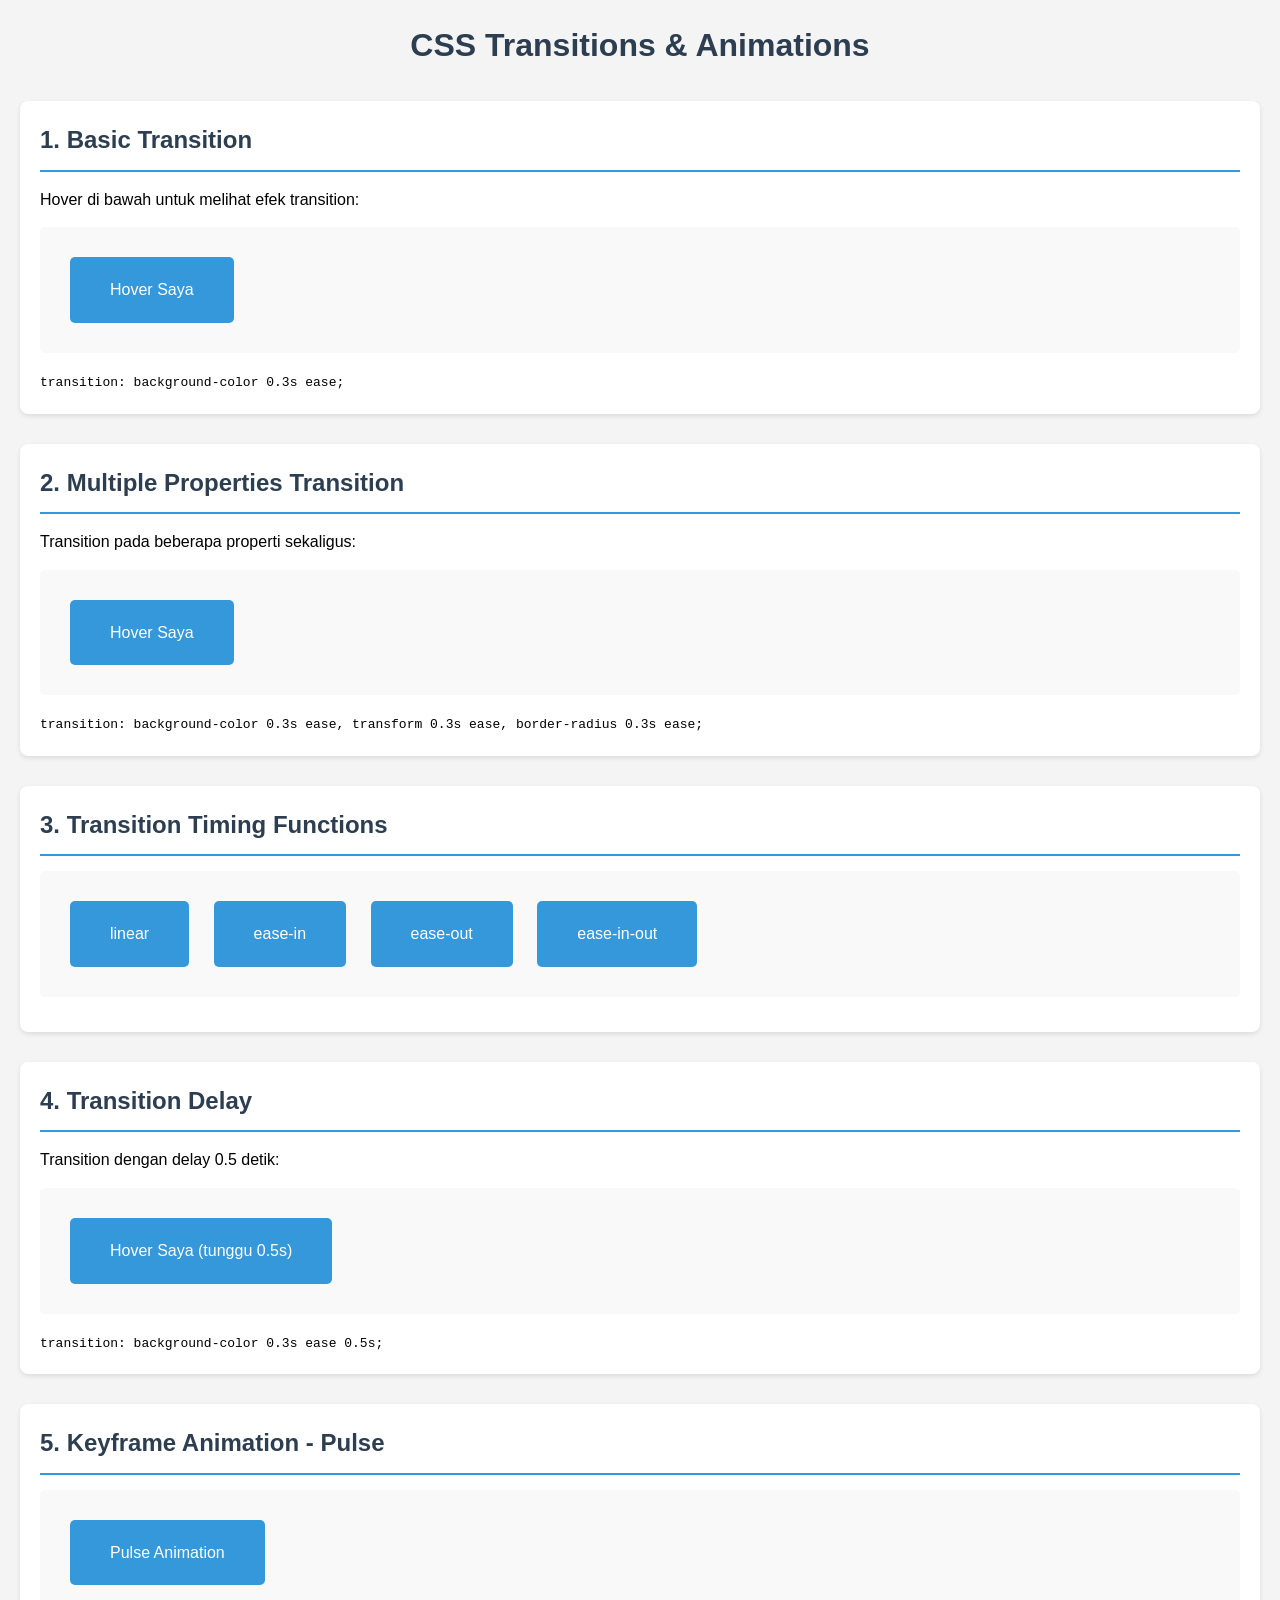
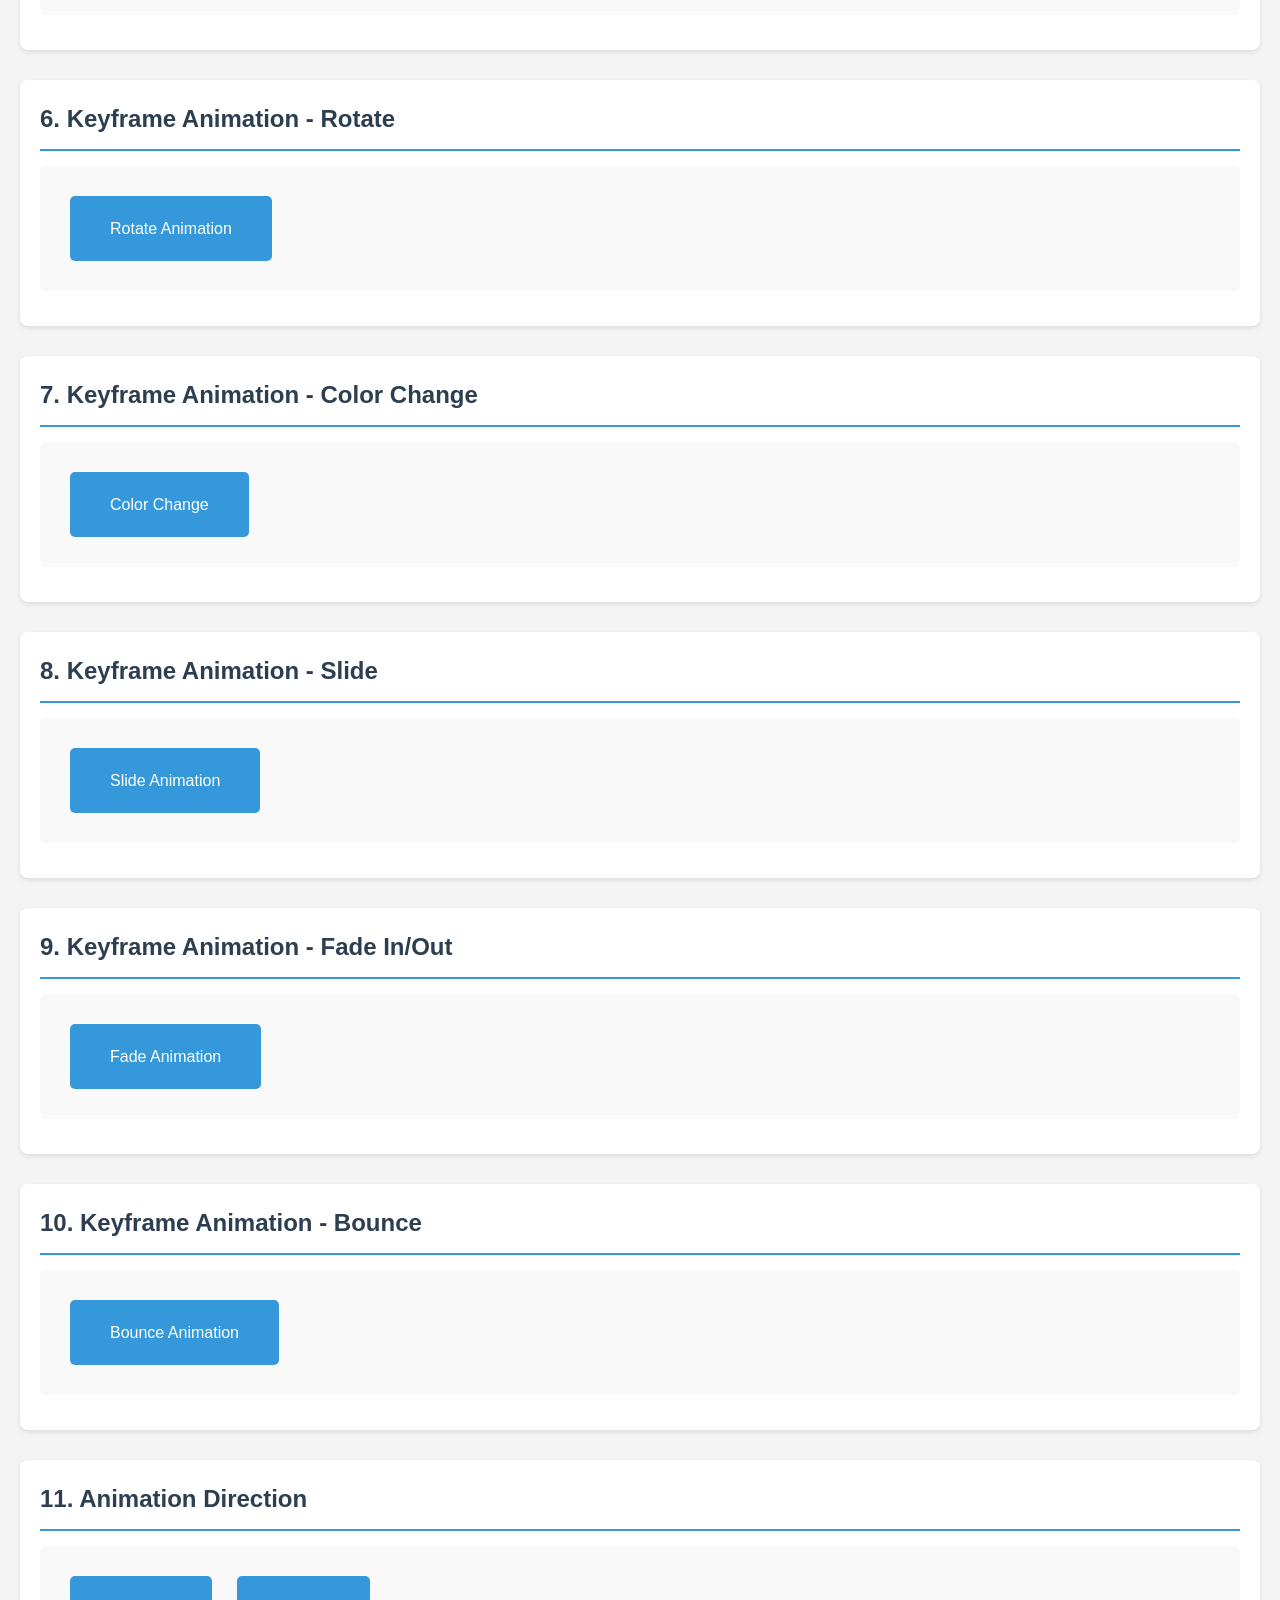
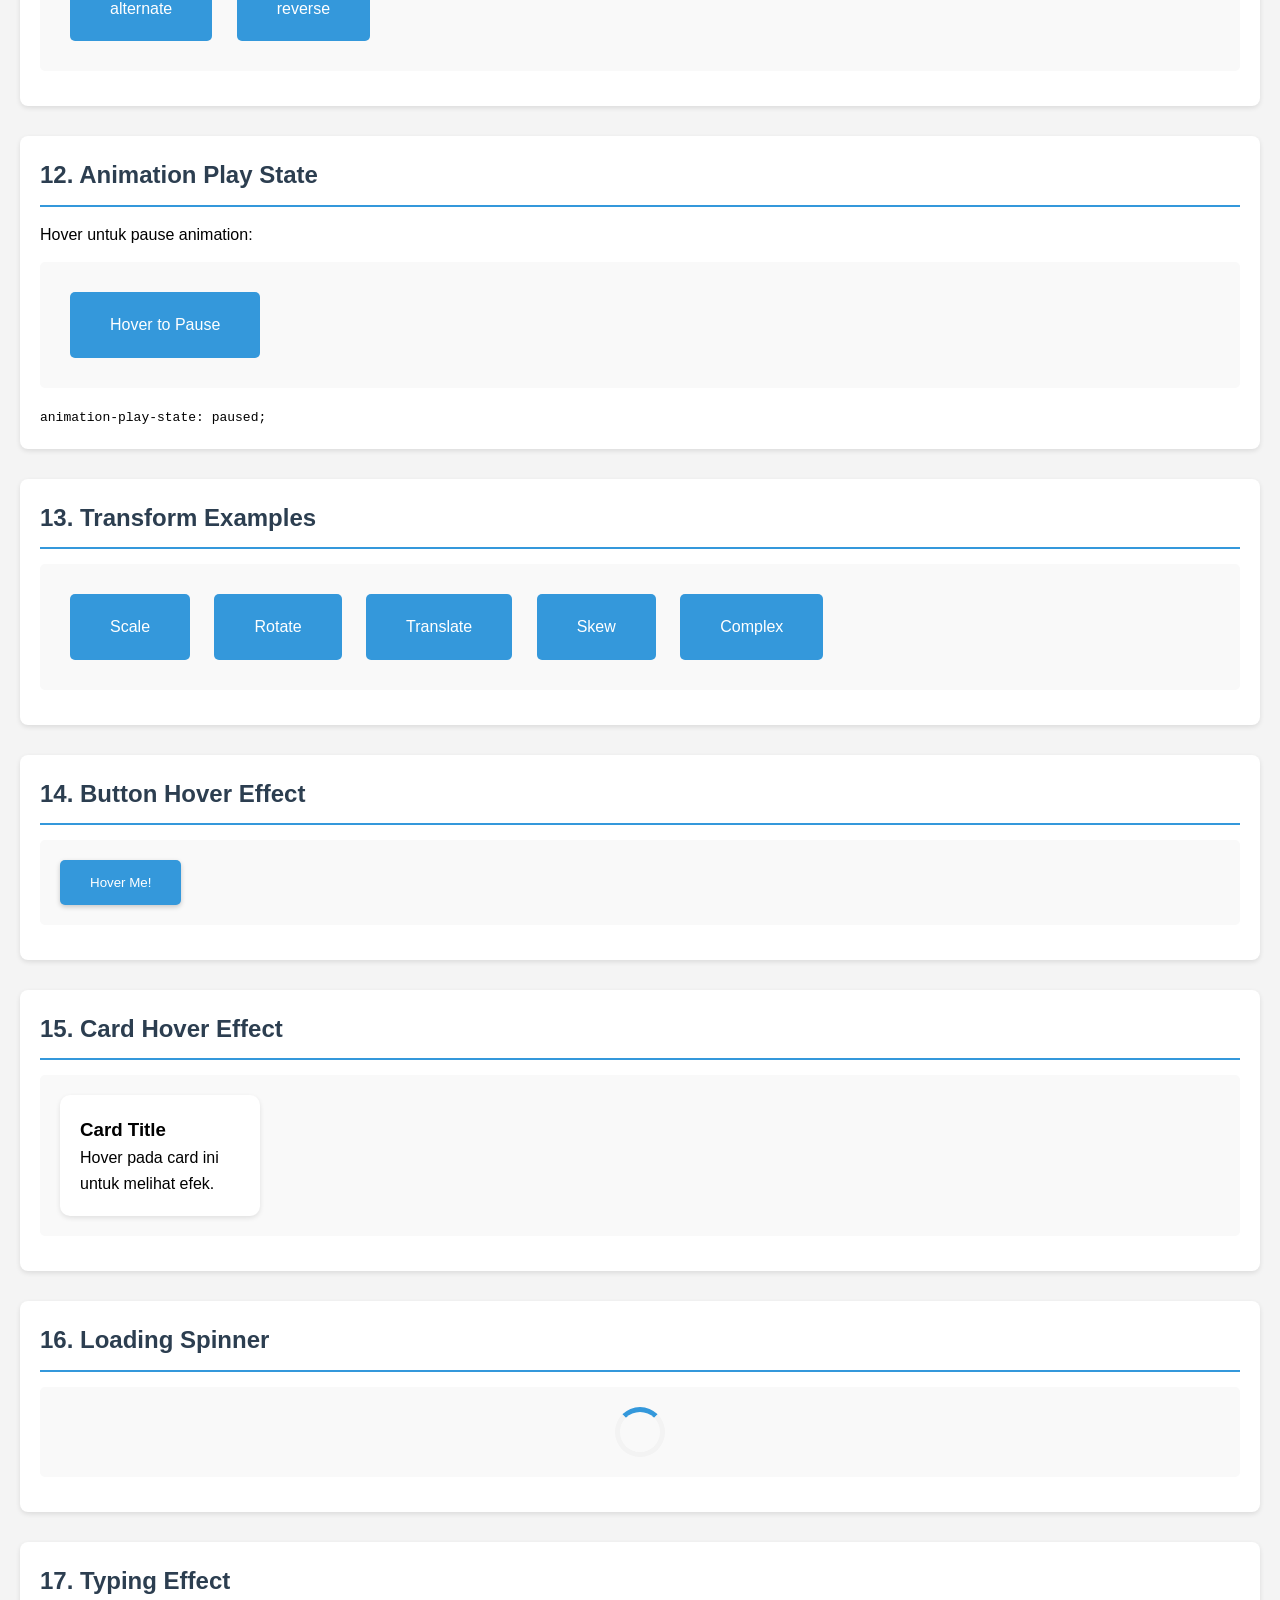
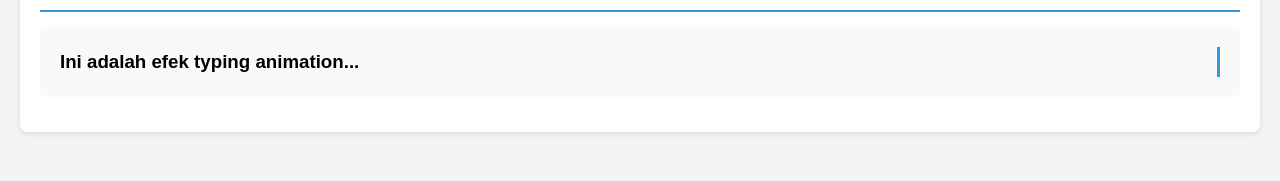
<file: templates/11-transitions-animations.html>
<!DOCTYPE html>
<html lang="id">
<head>
    <meta charset="UTF-8">
    <meta name="viewport" content="width=device-width, initial-scale=1.0">
    <title>Template 11 - CSS Transitions & Animations</title>
    <style>
        * {
            margin: 0;
            padding: 0;
            box-sizing: border-box;
        }
        
        body {
            font-family: 'Segoe UI', Tahoma, Geneva, Verdana, sans-serif;
            line-height: 1.6;
            background-color: #f4f4f4;
            padding: 20px;
        }
        
        h1 {
            text-align: center;
            color: #2c3e50;
            margin-bottom: 30px;
        }
        
        .section {
            background-color: white;
            margin-bottom: 30px;
            padding: 20px;
            border-radius: 8px;
            box-shadow: 0 2px 5px rgba(0,0,0,0.1);
        }
        
        .section h2 {
            color: #2c3e50;
            margin-bottom: 15px;
            border-bottom: 2px solid #3498db;
            padding-bottom: 10px;
        }
        
        .demo-area {
            padding: 20px;
            background-color: #f9f9f9;
            border-radius: 5px;
            margin: 15px 0;
        }
        
        .box {
            background-color: #3498db;
            color: white;
            padding: 20px 40px;
            text-align: center;
            border-radius: 5px;
            display: inline-block;
            margin: 10px;
            cursor: pointer;
        }
        
        /* Basic Transition */
        .transition-basic {
            transition: background-color 0.3s ease;
        }
        
        .transition-basic:hover {
            background-color: #e74c3c;
        }
        
        /* Multiple Properties Transition */
        .transition-multiple {
            transition: background-color 0.3s ease, 
                        transform 0.3s ease, 
                        border-radius 0.3s ease;
        }
        
        .transition-multiple:hover {
            background-color: #2ecc71;
            transform: scale(1.1);
            border-radius: 50px;
        }
        
        /* Transition Timing Functions */
        .transition-linear {
            transition: background-color 0.5s linear;
        }
        
        .transition-linear:hover {
            background-color: #f39c12;
        }
        
        .transition-ease-in {
            transition: background-color 0.5s ease-in;
        }
        
        .transition-ease-in:hover {
            background-color: #9b59b6;
        }
        
        .transition-ease-out {
            transition: background-color 0.5s ease-out;
        }
        
        .transition-ease-out:hover {
            background-color: #1abc9c;
        }
        
        .transition-ease-in-out {
            transition: background-color 0.5s ease-in-out;
        }
        
        .transition-ease-in-out:hover {
            background-color: #e67e22;
        }
        
        /* Transition Delay */
        .transition-delay {
            transition: background-color 0.3s ease 0.5s;
        }
        
        .transition-delay:hover {
            background-color: #34495e;
        }
        
        /* Keyframe Animation - Basic */
        @keyframes pulse {
            0% { transform: scale(1); }
            50% { transform: scale(1.1); }
            100% { transform: scale(1); }
        }
        
        .animation-pulse {
            animation: pulse 2s infinite;
        }
        
        /* Keyframe Animation - Rotate */
        @keyframes rotate {
            from { transform: rotate(0deg); }
            to { transform: rotate(360deg); }
        }
        
        .animation-rotate {
            animation: rotate 3s linear infinite;
        }
        
        /* Keyframe Animation - Color Change */
        @keyframes colorChange {
            0% { background-color: #3498db; }
            25% { background-color: #e74c3c; }
            50% { background-color: #2ecc71; }
            75% { background-color: #f39c12; }
            100% { background-color: #3498db; }
        }
        
        .animation-color {
            animation: colorChange 4s infinite;
        }
        
        /* Keyframe Animation - Slide */
        @keyframes slide {
            0% { transform: translateX(-100%); }
            50% { transform: translateX(100%); }
            100% { transform: translateX(-100%); }
        }
        
        .animation-slide {
            animation: slide 3s ease-in-out infinite;
        }
        
        /* Keyframe Animation - Fade */
        @keyframes fadeInOut {
            0% { opacity: 0; }
            50% { opacity: 1; }
            100% { opacity: 0; }
        }
        
        .animation-fade {
            animation: fadeInOut 2s ease-in-out infinite;
        }
        
        /* Animation with Multiple Steps */
        @keyframes bounce {
            0%, 100% { transform: translateY(0); }
            50% { transform: translateY(-20px); }
        }
        
        .animation-bounce {
            animation: bounce 1s ease-in-out infinite;
        }
        
        /* Animation Direction */
        .animation-alternate {
            animation: colorChange 4s infinite alternate;
        }
        
        .animation-reverse {
            animation: colorChange 4s infinite reverse;
        }
        
        /* Animation Play State */
        .animation-paused:hover {
            animation-play-state: paused;
        }
        
        /* Animation Fill Mode */
        .animation-forwards {
            animation: pulse 2s forwards;
        }
        
        /* Transform Examples */
        .transform-scale:hover {
            transform: scale(1.2);
            transition: transform 0.3s ease;
        }
        
        .transform-rotate:hover {
            transform: rotate(45deg);
            transition: transform 0.3s ease;
        }
        
        .transform-translate:hover {
            transform: translate(10px, 10px);
            transition: transform 0.3s ease;
        }
        
        .transform-skew:hover {
            transform: skew(10deg, 10deg);
            transition: transform 0.3s ease;
        }
        
        .transform-complex:hover {
            transform: scale(1.1) rotate(10deg) translate(5px, 5px);
            transition: transform 0.3s ease;
        }
        
        /* Button Hover Effect */
        .btn-hover {
            background-color: #3498db;
            color: white;
            border: none;
            padding: 15px 30px;
            border-radius: 5px;
            cursor: pointer;
            transition: all 0.3s ease;
            box-shadow: 0 2px 5px rgba(0,0,0,0.2);
        }
        
        .btn-hover:hover {
            background-color: #2980b9;
            transform: translateY(-3px);
            box-shadow: 0 5px 15px rgba(0,0,0,0.3);
        }
        
        /* Card Hover Effect */
        .card {
            background-color: white;
            padding: 20px;
            border-radius: 10px;
            box-shadow: 0 2px 5px rgba(0,0,0,0.1);
            transition: all 0.3s ease;
            cursor: pointer;
        }
        
        .card:hover {
            transform: translateY(-10px);
            box-shadow: 0 10px 25px rgba(0,0,0,0.2);
        }
        
        /* Loading Spinner */
        .spinner {
            width: 50px;
            height: 50px;
            border: 5px solid #f3f3f3;
            border-top: 5px solid #3498db;
            border-radius: 50%;
            animation: spin 1s linear infinite;
        }
        
        @keyframes spin {
            0% { transform: rotate(0deg); }
            100% { transform: rotate(360deg); }
        }
        
        /* Typing Effect */
        .typing {
            overflow: hidden;
            white-space: nowrap;
            border-right: 3px solid #3498db;
            animation: typing 3s steps(30) infinite, blink 0.5s step-end infinite alternate;
        }
        
        @keyframes typing {
            from { width: 0; }
            to { width: 100%; }
        }
        
        @keyframes blink {
            50% { border-color: transparent; }
        }
    </style>
</head>
<body>
    <h1>CSS Transitions & Animations</h1>
    
    <!-- Basic Transition -->
    <div class="section">
        <h2>1. Basic Transition</h2>
        <p>Hover di bawah untuk melihat efek transition:</p>
        <div class="demo-area">
            <div class="box transition-basic">Hover Saya</div>
        </div>
        <code>transition: background-color 0.3s ease;</code>
    </div>
    
    <!-- Multiple Properties Transition -->
    <div class="section">
        <h2>2. Multiple Properties Transition</h2>
        <p>Transition pada beberapa properti sekaligus:</p>
        <div class="demo-area">
            <div class="box transition-multiple">Hover Saya</div>
        </div>
        <code>transition: background-color 0.3s ease, transform 0.3s ease, border-radius 0.3s ease;</code>
    </div>
    
    <!-- Transition Timing Functions -->
    <div class="section">
        <h2>3. Transition Timing Functions</h2>
        <div class="demo-area">
            <div class="box transition-linear">linear</div>
            <div class="box transition-ease-in">ease-in</div>
            <div class="box transition-ease-out">ease-out</div>
            <div class="box transition-ease-in-out">ease-in-out</div>
        </div>
    </div>
    
    <!-- Transition Delay -->
    <div class="section">
        <h2>4. Transition Delay</h2>
        <p>Transition dengan delay 0.5 detik:</p>
        <div class="demo-area">
            <div class="box transition-delay">Hover Saya (tunggu 0.5s)</div>
        </div>
        <code>transition: background-color 0.3s ease 0.5s;</code>
    </div>
    
    <!-- Keyframe Animation - Pulse -->
    <div class="section">
        <h2>5. Keyframe Animation - Pulse</h2>
        <div class="demo-area">
            <div class="box animation-pulse">Pulse Animation</div>
        </div>
    </div>
    
    <!-- Keyframe Animation - Rotate -->
    <div class="section">
        <h2>6. Keyframe Animation - Rotate</h2>
        <div class="demo-area">
            <div class="box animation-rotate">Rotate Animation</div>
        </div>
    </div>
    
    <!-- Keyframe Animation - Color Change -->
    <div class="section">
        <h2>7. Keyframe Animation - Color Change</h2>
        <div class="demo-area">
            <div class="box animation-color">Color Change</div>
        </div>
    </div>
    
    <!-- Keyframe Animation - Slide -->
    <div class="section">
        <h2>8. Keyframe Animation - Slide</h2>
        <div class="demo-area" style="overflow: hidden;">
            <div class="box animation-slide">Slide Animation</div>
        </div>
    </div>
    
    <!-- Keyframe Animation - Fade -->
    <div class="section">
        <h2>9. Keyframe Animation - Fade In/Out</h2>
        <div class="demo-area">
            <div class="box animation-fade">Fade Animation</div>
        </div>
    </div>
    
    <!-- Keyframe Animation - Bounce -->
    <div class="section">
        <h2>10. Keyframe Animation - Bounce</h2>
        <div class="demo-area">
            <div class="box animation-bounce">Bounce Animation</div>
        </div>
    </div>
    
    <!-- Animation Direction -->
    <div class="section">
        <h2>11. Animation Direction</h2>
        <div class="demo-area">
            <div class="box animation-alternate">alternate</div>
            <div class="box animation-reverse">reverse</div>
        </div>
    </div>
    
    <!-- Animation Play State -->
    <div class="section">
        <h2>12. Animation Play State</h2>
        <p>Hover untuk pause animation:</p>
        <div class="demo-area">
            <div class="box animation-pulse animation-paused">Hover to Pause</div>
        </div>
        <code>animation-play-state: paused;</code>
    </div>
    
    <!-- Transform Examples -->
    <div class="section">
        <h2>13. Transform Examples</h2>
        <div class="demo-area">
            <div class="box transform-scale">Scale</div>
            <div class="box transform-rotate">Rotate</div>
            <div class="box transform-translate">Translate</div>
            <div class="box transform-skew">Skew</div>
            <div class="box transform-complex">Complex</div>
        </div>
    </div>
    
    <!-- Button Hover Effect -->
    <div class="section">
        <h2>14. Button Hover Effect</h2>
        <div class="demo-area">
            <button class="btn-hover">Hover Me!</button>
        </div>
    </div>
    
    <!-- Card Hover Effect -->
    <div class="section">
        <h2>15. Card Hover Effect</h2>
        <div class="demo-area">
            <div class="card" style="width: 200px;">
                <h3>Card Title</h3>
                <p>Hover pada card ini untuk melihat efek.</p>
            </div>
        </div>
    </div>
    
    <!-- Loading Spinner -->
    <div class="section">
        <h2>16. Loading Spinner</h2>
        <div class="demo-area" style="display: flex; align-items: center; justify-content: center;">
            <div class="spinner"></div>
        </div>
    </div>
    
    <!-- Typing Effect -->
    <div class="section">
        <h2>17. Typing Effect</h2>
        <div class="demo-area">
            <h3 class="typing">Ini adalah efek typing animation...</h3>
        </div>
    </div>
</body>
</html>
</file>
<file: car/style.css>
/* ============================================
   TOKO TANAMAN HIAS - MODERN & ELEGANT STYLE
   ============================================ */

/* Reset & Base */
* {
    margin: 0;
    padding: 0;
    box-sizing: border-box;
}

html {
    scroll-behavior: smooth;
}

body {
    font-family: 'Poppins', 'Segoe UI', Tahoma, Geneva, Verdana, sans-serif;
    line-height: 1.7;
    color: #2c3e50;
    background-color: #fafbfc;
    overflow-x: hidden;
}

/* ============================================
   HEADER - Modern Navigation
   ============================================ */
header {
    background: linear-gradient(135deg, #0d4728 0%, #1a5f3c 50%, #0d4728 100%);
    padding: 0.8rem 5%;
    display: flex;
    justify-content: space-between;
    align-items: center;
    position: fixed;
    top: 0;
    left: 0;
    right: 0;
    z-index: 10000;
    box-shadow: 0 4px 30px rgba(0,0,0,0.15);
    backdrop-filter: blur(10px);
}

header .logo {
    display: flex;
    align-items: center;
    gap: 12px;
}

header .logo img {
    width: 45px;
    height: 45px;
    border-radius: 50%;
    object-fit: cover;
    border: 3px solid #ffd700;
    box-shadow: 0 2px 10px rgba(255, 215, 0, 0.3);
}

header .logo span {
    color: white;
    font-size: 1.4rem;
    font-weight: 700;
    letter-spacing: 0.5px;
    text-shadow: 1px 1px 2px rgba(0,0,0,0.2);
}

header nav {
    display: flex;
    gap: 2.5rem;
    align-items: center;
}

header nav a {
    color: rgba(255,255,255,0.9);
    text-decoration: none;
    font-weight: 500;
    font-size: 0.95rem;
    transition: all 0.3s cubic-bezier(0.4, 0, 0.2, 1);
    position: relative;
    padding: 0.5rem 0;
}

header nav a::before {
    content: '';
    position: absolute;
    bottom: 0;
    left: 0;
    width: 0;
    height: 2px;
    background: linear-gradient(90deg, #ffd700, #ffeb3b);
    transition: width 0.3s ease;
}

header nav a:hover {
    color: #ffd700;
}

header nav a:hover::before {
    width: 100%;
}

/* ============================================
   HERO SECTION - Stunning Banner
   ============================================ */
.hero {
    position: relative;
    height: 85vh;
    min-height: 500px;
    overflow: hidden;
    margin-top: 60px;
}

.hero-banner {
    width: 100%;
    height: 100%;
    object-fit: cover;
    transition: transform 10s ease;
}

.hero:hover .hero-banner {
    transform: scale(1.05);
}

.hero::before {
    content: '';
    position: absolute;
    top: 0;
    left: 0;
    right: 0;
    bottom: 0;
    background: linear-gradient(
        135deg,
        rgba(13, 71, 40, 0.85) 0%,
        rgba(26, 95, 60, 0.7) 50%,
        rgba(13, 71, 40, 0.85) 100%
    );
    z-index: 1;
}

.hero::after {
    content: '';
    position: absolute;
    top: 0;
    left: 0;
    right: 0;
    bottom: 0;
    background: url("data:image/svg+xml,%3Csvg width='60' height='60' viewBox='0 0 60 60' xmlns='http://www.w3.org/2000/svg'%3E%3Cg fill='none' fill-rule='evenodd'%3E%3Cg fill='%23ffffff' fill-opacity='0.05'%3E%3Cpath d='M36 34v-4h-2v4h-4v2h4v4h2v-4h4v-2h-4zm0-30V0h-2v4h-4v2h4v4h2V6h4V4h-4zM6 34v-4H4v4H0v2h4v4h2v-4h4v-2H6zM6 4V0H4v4H0v2h4v4h2V6h4V4H6z'/%3E%3C/g%3E%3C/g%3E%3C/svg%3E");
    z-index: 2;
}

.hero-content {
    position: absolute;
    top: 50%;
    left: 50%;
    transform: translate(-50%, -50%);
    text-align: center;
    color: white;
    z-index: 3;
    width: 90%;
    max-width: 800px;
}

.hero-content h1 {
    font-size: 4rem;
    font-weight: 800;
    margin-bottom: 1.2rem;
    text-shadow: 0 4px 30px rgba(0,0,0,0.3);
    animation: heroFadeIn 1s ease forwards;
    letter-spacing: -1px;
}

.hero-content p {
    font-size: 1.4rem;
    opacity: 0.95;
    animation: heroFadeIn 1s ease 0.3s forwards;
    opacity: 0;
    font-weight: 400;
}

@keyframes heroFadeIn {
    from {
        opacity: 0;
        transform: translateY(40px);
    }
    to {
        opacity: 1;
        transform: translateY(0);
    }
}

/* ============================================
   SEARCH FORM - Modern Card Design
   ============================================ */
#search {
    background: linear-gradient(180deg, #e8f5e9 0%, #c8e6c9 100%);
    padding: 4rem 5%;
    position: relative;
    z-index: 10;
    margin-top: -80px;
}

.form-container {
    background: white;
    padding: 2.5rem;
    border-radius: 24px;
    box-shadow: 
        0 20px 60px rgba(0,0,0,0.08),
        0 0 0 1px rgba(0,0,0,0.03);
    display: flex;
    flex-wrap: wrap;
    justify-content: center;
    align-items: flex-end;
    gap: 1.5rem;
    max-width: 1100px;
    margin: 0 auto;
    position: relative;
    overflow: hidden;
}

.form-container::before {
    content: '';
    position: absolute;
    top: 0;
    left: 0;
    right: 0;
    height: 5px;
    background: linear-gradient(90deg, #0d4728, #2e7d52, #4caf50, #2e7d52, #0d4728);
}

.form-group {
    display: flex;
    flex-direction: column;
    gap: 0.6rem;
}

.form-group label {
    font-weight: 600;
    color: #0d4728;
    font-size: 0.85rem;
    text-transform: uppercase;
    letter-spacing: 1px;
}

.form-group select,
.form-group input {
    padding: 1rem 1.2rem;
    border: 2px solid #e8e8e8;
    border-radius: 12px;
    font-size: 1rem;
    min-width: 200px;
    transition: all 0.3s ease;
    background: #fafafa;
    color: #333;
}

.form-group select:hover,
.form-group input:hover {
    border-color: #c8e6c9;
}

.form-group select:focus,
.form-group input:focus {
    outline: none;
    border-color: #2e7d52;
    box-shadow: 0 0 0 4px rgba(46, 125, 82, 0.1);
    background: white;
}

.form-container button {
    padding: 1rem 2.8rem;
    border: none;
    border-radius: 12px;
    background: linear-gradient(135deg, #0d4728 0%, #1a5f3c 100%);
    color: white;
    font-size: 1rem;
    font-weight: 600;
    cursor: pointer;
    transition: all 0.3s cubic-bezier(0.4, 0, 0.2, 1);
    box-shadow: 0 4px 15px rgba(13, 71, 40, 0.3);
    text-transform: uppercase;
    letter-spacing: 1px;
}

.form-container button:hover {
    transform: translateY(-3px);
    box-shadow: 0 8px 25px rgba(13, 71, 40, 0.4);
    background: linear-gradient(135deg, #1a5f3c 0%, #0d4728 100%);
}

/* ============================================
   PLANT LIST - Card Grid
   ============================================ */
.car-list {
    padding: 5rem 5%;
    max-width: 1400px;
    margin: 0 auto;
    background: white;
}

.car-list h2 {
    font-size: 2.8rem;
    text-align: center;
    margin-bottom: 3.5rem;
    color: #0d4728;
    position: relative;
    font-weight: 700;
}

.car-list h2::before {
    content: '🌿';
    display: block;
    font-size: 3rem;
    margin-bottom: 0.5rem;
}

.car-list h2::after {
    content: '';
    display: block;
    width: 100px;
    height: 4px;
    background: linear-gradient(90deg, #0d4728, #4caf50, #0d4728);
    margin: 15px auto 0;
    border-radius: 2px;
}

.car-item {
    background: white;
    border-radius: 20px;
    overflow: hidden;
    box-shadow: 0 5px 20px rgba(0,0,0,0.06);
    transition: all 0.4s cubic-bezier(0.4, 0, 0.2, 1);
    border: 1px solid #f0f0f0;
}

.car-item:hover {
    transform: translateY(-15px);
    box-shadow: 0 25px 50px rgba(0,0,0,0.12);
}

.car-item img {
    width: 100%;
    height: 280px;
    object-fit: cover;
    transition: transform 0.4s ease;
}

.car-item:hover img {
    transform: scale(1.08);
}

.car-item h3 {
    padding: 1.8rem 1.5rem 0.8rem;
    color: #0d4728;
    font-size: 1.4rem;
    font-weight: 700;
    border-bottom: 2px solid #e8f5e9;
    margin: 0 1.5rem;
}

.car-item p {
    padding: 1rem 1.5rem 1.8rem;
    color: #5a6c7d;
    font-size: 0.95rem;
    line-height: 1.8;
}

/* ============================================
   CONTACT SECTION - Modern Design
   ============================================ */
.contact-section {
    background: linear-gradient(135deg, #0d4728 0%, #1a5f3c 50%, #0d4728 100%);
    padding: 5rem 5%;
    color: white;
    position: relative;
    overflow: hidden;
}

.contact-section::before {
    content: '';
    position: absolute;
    top: -50%;
    left: -50%;
    width: 200%;
    height: 200%;
    background: radial-gradient(circle, rgba(255,255,255,0.03) 0%, transparent 50%);
    animation: rotate 20s linear infinite;
}

@keyframes rotate {
    from { transform: rotate(0deg); }
    to { transform: rotate(360deg); }
}

.contact-section h2 {
    text-align: center;
    font-size: 2.8rem;
    margin-bottom: 2.5rem;
    position: relative;
    font-weight: 700;
}

.contact-section h2::after {
    content: '';
    display: block;
    width: 80px;
    height: 4px;
    background: #ffd700;
    margin: 15px auto 0;
    border-radius: 2px;
}

.contact-container {
    display: flex;
    flex-wrap: wrap;
    justify-content: center;
    gap: 4rem;
    max-width: 1200px;
    margin: 0 auto;
    position: relative;
    z-index: 1;
}

.contact-form {
    flex: 1;
    min-width: 320px;
    max-width: 480px;
    background: rgba(255,255,255,0.08);
    padding: 2.5rem;
    border-radius: 24px;
    backdrop-filter: blur(10px);
    border: 1px solid rgba(255,255,255,0.1);
}

.contact-form input,
.contact-form textarea {
    width: 100%;
    padding: 1.2rem;
    margin-bottom: 1.2rem;
    border: none;
    border-radius: 12px;
    font-size: 1rem;
    background: white;
    transition: all 0.3s ease;
}

.contact-form input:focus,
.contact-form textarea:focus {
    outline: none;
    box-shadow: 0 0 0 3px rgba(255, 215, 0, 0.3);
}

.contact-form textarea {
    resize: vertical;
    min-height: 140px;
}

.contact-form button {
    width: 100%;
    padding: 1.2rem;
    border: none;
    border-radius: 12px;
    background: linear-gradient(135deg, #ffd700 0%, #ffeb3b 100%);
    color: #0d4728;
    font-size: 1.1rem;
    font-weight: 700;
    cursor: pointer;
    transition: all 0.3s ease;
    text-transform: uppercase;
    letter-spacing: 1px;
}

.contact-form button:hover {
    transform: scale(1.03);
    box-shadow: 0 10px 30px rgba(255, 215, 0, 0.3);
}

.whatsapp-section {
    flex: 1;
    min-width: 320px;
    max-width: 480px;
    text-align: center;
    padding: 2rem;
}

.whatsapp-section p {
    font-size: 1.2rem;
    margin-bottom: 1.8rem;
    opacity: 0.9;
}

.whatsapp-btn {
    display: inline-flex;
    align-items: center;
    gap: 12px;
    padding: 1.2rem 2.5rem;
    background: linear-gradient(135deg, #25D366 0%, #20b857 100%);
    color: white;
    text-decoration: none;
    border-radius: 50px;
    font-size: 1.2rem;
    font-weight: 600;
    transition: all 0.3s ease;
    box-shadow: 0 8px 25px rgba(37, 211, 102, 0.4);
}

.whatsapp-btn:hover {
    transform: translateY(-4px) scale(1.02);
    box-shadow: 0 15px 35px rgba(37, 211, 102, 0.5);
}

/* ============================================
   FOOTER - Elegant Design
   ============================================ */
footer {
    background: linear-gradient(180deg, #1a1a1a 0%, #0d0d0d 100%);
    color: white;
    padding: 4rem 5% 1.5rem;
}

.footer-content {
    display: flex;
    flex-wrap: wrap;
    justify-content: space-between;
    gap: 3rem;
    max-width: 1200px;
    margin: 0 auto;
    padding-bottom: 2.5rem;
    border-bottom: 1px solid #2a2a2a;
}

.footer-section {
    flex: 1;
    min-width: 260px;
}

.footer-section h3 {
    color: #4caf50;
    margin-bottom: 1.2rem;
    font-size: 1.3rem;
    font-weight: 600;
    position: relative;
    padding-bottom: 0.8rem;
}

.footer-section h3::after {
    content: '';
    position: absolute;
    bottom: 0;
    left: 0;
    width: 40px;
    height: 2px;
    background: #4caf50;
}

.footer-section p {
    color: #999;
    margin-bottom: 0.8rem;
    font-size: 0.95rem;
    display: flex;
    align-items: center;
    gap: 10px;
}

.footer-bottom {
    text-align: center;
    padding-top: 1.8rem;
    color: #666;
    font-size: 0.9rem;
}

/* ============================================
   RESPONSIVE DESIGN
   ============================================ */
@media (max-width: 992px) {
    .hero-content h1 {
        font-size: 3rem;
    }
    
    .form-container {
        padding: 2rem;
    }
}

@media (max-width: 768px) {
    header {
        flex-direction: column;
        gap: 1rem;
        padding: 1rem;
    }
    
    header nav {
        gap: 1.5rem;
        flex-wrap: wrap;
        justify-content: center;
    }
    
    .hero {
        height: 70vh;
    }
    
    .hero-content h1 {
        font-size: 2.2rem;
    }
    
    .hero-content p {
        font-size: 1.1rem;
    }
    
    #search {
        margin-top: 0;
        padding: 3rem 5%;
    }
    
    .form-container {
        flex-direction: column;
    }
    
    .form-group select,
    .form-group input {
        width: 100%;
        min-width: unset;
    }
    
    .contact-container {
        flex-direction: column;
        gap: 2rem;
    }
    
    .car-list h2,
    .contact-section h2 {
        font-size: 2rem;
    }
}

@media (max-width: 480px) {
    header .logo span {
        font-size: 1.1rem;
    }
    
    .hero-content h1 {
        font-size: 1.8rem;
    }
    
    .form-container button {
        width: 100%;
    }
}
.form-container input {
    box-sizing: border-box;
    padding: 0.5em;
    border: none;
    border-radius: 0.5em;
    width: 15em;
    height: 2.5em;
}

.form-container button {
    padding: 0.5em 1em;
    border: none;
    border-radius: 0.5em;
    background-color: #ff5722;
    color: white;
    cursor: pointer;
}

.car-list {
    display: grid;
    grid-template-columns: repeat(auto-fit, minmax(16rem, 1fr));
    gap: 1.5em;
    align-content: center;
    padding: 2em 1em;
    align-items: start;
    max-width: 80rem;
    margin: 0 auto;
}

.car-list h2 {
    font-size: 2em;
    margin: 2em 0;
    grid-column: 1 / -1;
    text-align: center;
}

.car-item {
    display: flex;
    justify-content: center;
    align-items: center;
    flex-direction: column;
    width: min(22rem, 100%);
}

.car-item img {
    width: 100%;
    height: 250px;
    object-fit: cover;
}
</file>
<file: templates/style-external.css>
/* CSS External Style */
body {
    background-color: #f0f0f0;
    font-family: Arial, sans-serif;
    margin: 20px;
}

h1 {
    color: #333;
    text-align: center;
}

.container {
    background-color: white;
    padding: 20px;
    border-radius: 10px;
    box-shadow: 0 2px 5px rgba(0,0,0,0.1);
}

p {
    color: #666;
    line-height: 1.6;
}

.highlight {
    color: #e74c3c;
    font-weight: bold;
}

#special {
    background-color: #3498db;
    color: white;
    padding: 10px;
}
</file>
